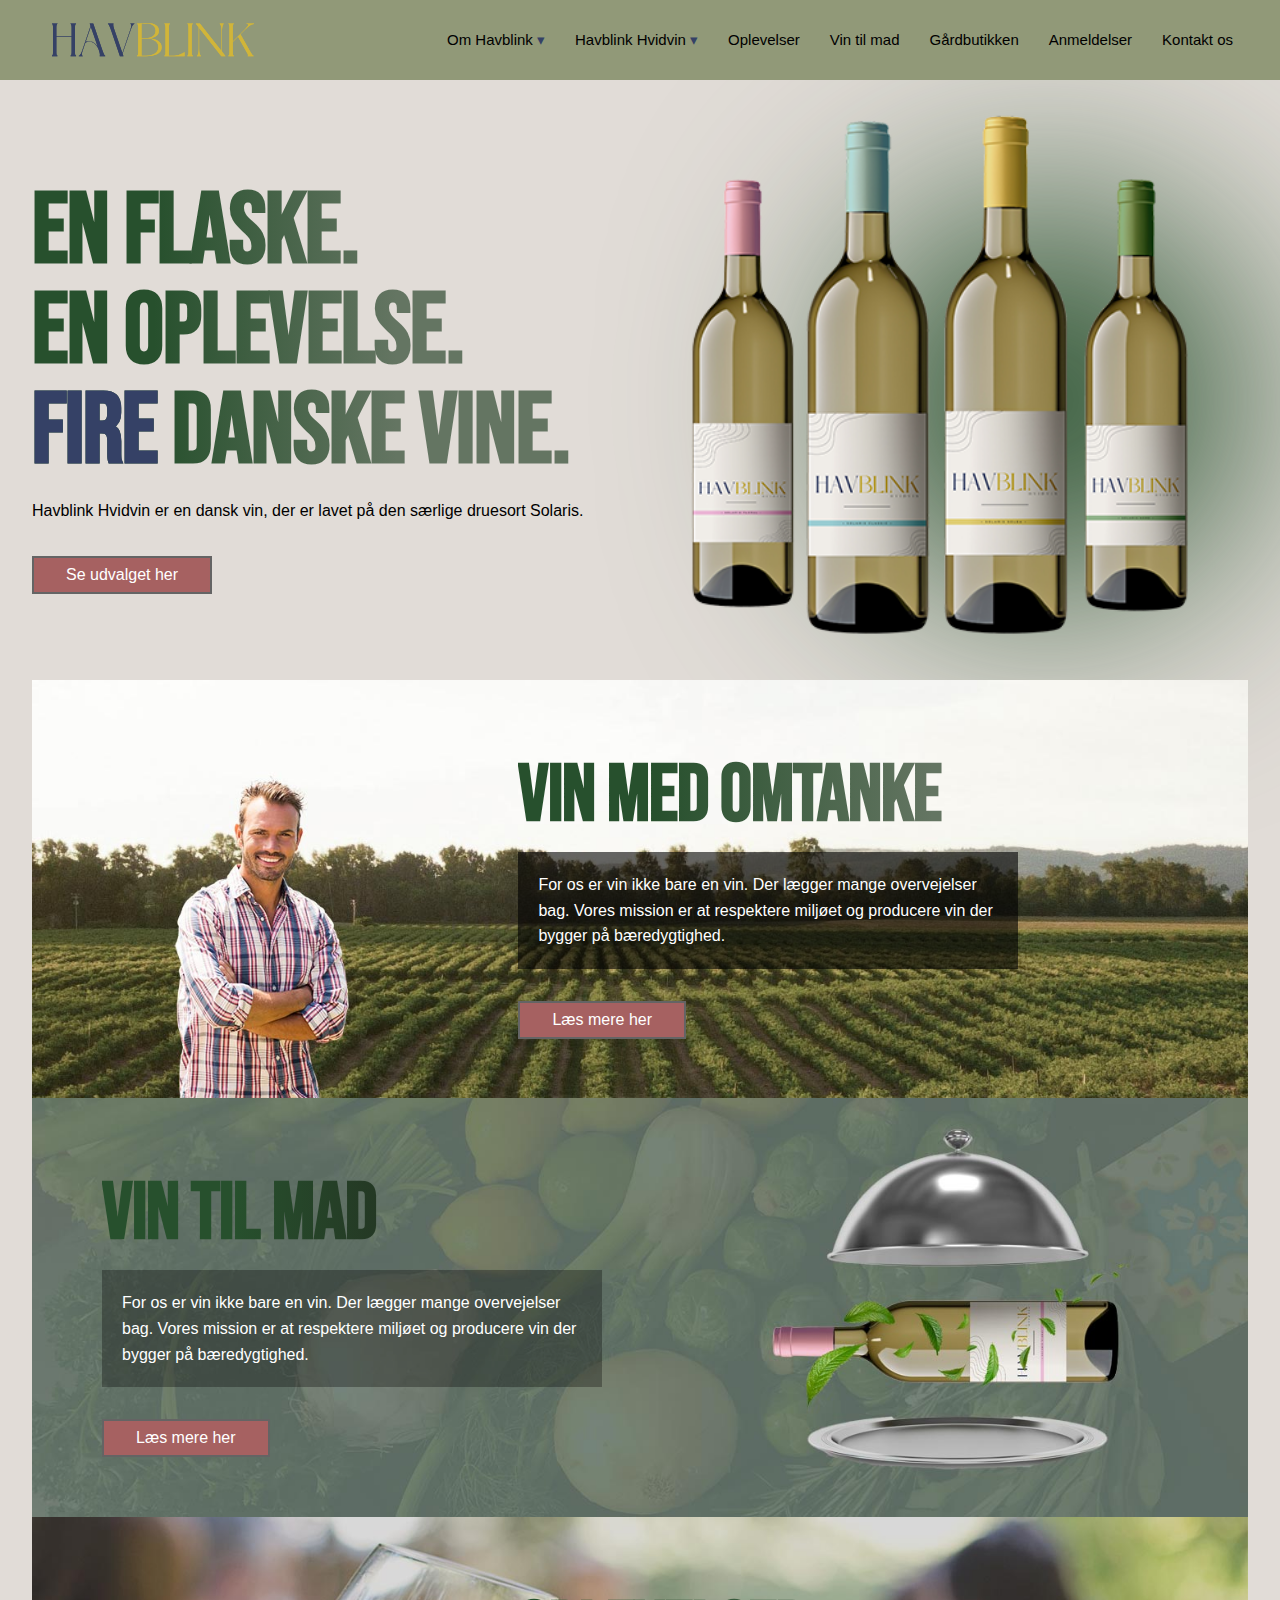
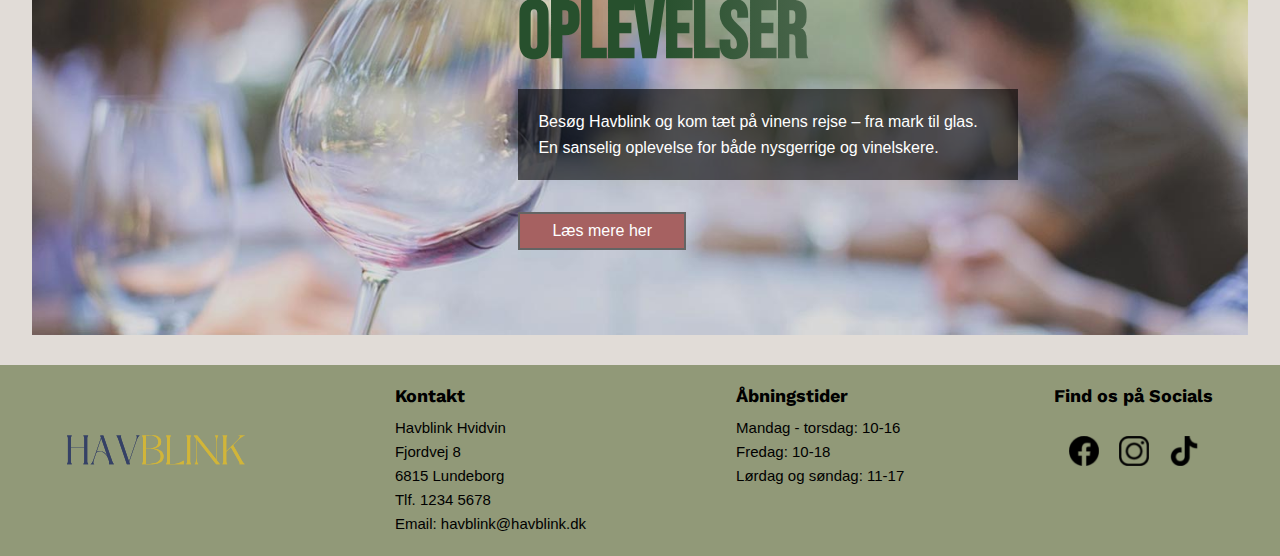
<file: index.html>
<!DOCTYPE html>
<html lang="da">

<head>
  <meta charset="UTF-8">
  <meta http-equiv="X-UA-Compatible" content="IE=edge">
  <meta name="viewport" content="width=device-width, initial-scale=1.0">

  <link href="https://fonts.googleapis.com/css2?family=Playfair+Display&display=swap" rel="stylesheet">
    <link href="https://fonts.googleapis.com/css2?family=Work+Sans:wght@100;200;300;400&display=swap" rel="stylesheet">
    <link href="https://fonts.googleapis.com/css2?family=Bebas+Neue&display=swap" rel="stylesheet">

  <link rel="stylesheet" href="styles.css">

  <title>Havblink_forside</title>
</head>

<body>
    <nav>
        <a href="#"><img src="images/logo_havblink.svg" alt="" id="logo"></a>
        <input type="checkbox" id="toggle-nav">
        <label for="toggle-nav">
            <span id="toggle-nav-btn-open">&#9776;</span>  <!-- hamburger -->
            <span id="toggle-nav-btn-close">&#10005;</span> <!-- kryds -->    
        </label>

        <ul id="nav-links">
            <li><a href="#">Om Havblink <span class="dropdown-icon">&#9662;</span></a>
            <ul class="dropdown">
                <li><a href="#">Vores historie</a></li>
                <li><a href="#">Bæredygtighed og klima</a></li>
                <li><a href="#">Os i pressen</a></li>
            </ul>
            </li>

            <li><a href="#">Havblink Hvidvin <span class="dropdown-icon">&#9662;</span></a>
            <ul class="dropdown">
                <li><a href="#">Vores vine</a></li>
                <li><a href="#">Bliv klog på vin</a></li>
                <li><a href="#">Druen Solaris</a></li>
            </ul>
            </li>
            <li><a href="#">Oplevelser</a></li>
            <li><a href="#">Vin til mad</a></li>
            <li><a href="#">Gårdbutikken</a></li>
            <li><a href="#">Anmeldelser</a></li>
            <li><a href="#">Kontakt os</a></li>
        </ul>

    </nav> 

    <!--Hero section-->

  <div class="container">
    <section class="hero">
    <div class="left">
        <h1>En flaske. <br>
        En oplevelse. <br>
        <span>fire</span> danske vine.
        </h1>
        <p class="sub-heading">
        Havblink Hvidvin er en dansk vin, der er lavet på den særlige druesort Solaris.
        </p>

        <div class="buttons">
            <a href="#" class="btn">Se udvalget her</a>
        </div>
    </div>

        <div class="right">
            <img src="images/vine2.png" alt="">
        </div>

        <div class="bg-color"></div>
    </section>  

  </div>

  <!--Vises kun på mobil-->

  <section class="image-section_mobil">
  <img src="images/herobillede_mobil.jpg" alt="Beskrivelse af billede">
  <div class="overlay-text1">
    <h1>Dansk vin i verdensklasse</h1>

    <img src="images/vine2.png" alt="">

    <div class="buttons_ny">
            <a href="#" class="btn">Se udvalget her</a>
    </div>

  </div>
</section>

<!--Section slut-->

<!--Sections under hero-->

<div class="container1 sektion2">
    <section class="hero1">
    <div class="right1">
        <h1>Vin med omtanke
        </h1>
        <p class="sub-heading1">
        For os er vin ikke bare en vin. Der lægger mange overvejelser bag. Vores mission er at respektere miljøet og producere vin der bygger på bæredygtighed.   
        </p>

        <div class="buttons">
            <a href="#" class="btn">Læs mere her</a>
        </div>
    </div>

    <img src="images/baeredygtighed_4.jpg" alt="">
    </section>  

  </div>   
  
<!--Vises kun på mobil-->

  <section class="image-section_mobil2">
  <img src="images/2_mobil.jpg" alt="Beskrivelse af billede">
  <div class="overlay-text2">
    <h1>Bæredygtighed og klima</h1>

    <div class="buttons_ny">
            <a href="#" class="btn">Læs om vores rejse</a>
    </div>

  </div>
    </section>

<!--Section slut-->
  

  <div class="container1 sektion2">
    <section class="hero1">
    <div class="right2">
        <h1>Vin til mad
        </h1>
        <p class="sub-heading1">
        For os er vin ikke bare en vin. Der lægger mange overvejelser bag. Vores mission er at respektere miljøet og producere vin der bygger på bæredygtighed.   
        </p>

        <div class="buttons">
            <a href="#" class="btn">Læs mere her</a>
        </div>
    </div>

    <img src="images/vintilmad_4.jpg" alt="">
    </section>  

  </div>   
  
  <!--Vises kun på mobil-->

  <section class="image-section_mobil2">
  <img src="images/3_mobil.jpg" alt="Beskrivelse af billede">
  <div class="overlay-text2">
    <h1>Vin til mad</h1>

    <div class="buttons_ny">
            <a href="#" class="btn">Find opskrifter her</a>
    </div>

  </div>
    </section>

<!--Section slut-->
  


  <div class="container1 sektion2">
    <section class="hero1">
    <div class="right1">
        <h1>Oplevelser
        </h1>
        <p class="sub-heading1">
        Besøg Havblink og kom tæt på vinens rejse – fra mark til glas.  En sanselig oplevelse for både nysgerrige og vinelskere.
        </p>

        <div class="buttons">
            <a href="#" class="btn">Læs mere her</a>
        </div>
    </div>

    <img src="images/oplevelser_forside.jpg" alt="">
    </section>  

  </div> 

    <!--Vises kun på mobil-->

  <section class="image-section_mobil2">
  <img src="images/4_mobil.jpg" alt="Beskrivelse af billede">
  <div class="overlay-text2">
    <h1>Oplevelser</h1>

    <div class="buttons_ny">
            <a href="#" class="btn">Find dem her</a>
    </div>

  </div>
    </section>

    <!--Section slut-->

     <!-- Footer -->
    <footer class="footer">
      <div class="footer-kolonner">
        <div class="footer-logo">
          <img src="images/logo_havblink.svg" alt="logo">
        </div>

        <div class="footer-kolonne">
          <h3>Kontakt</h3>
          <p>Havblink Hvidvin<br>Fjordvej 8<br>6815 Lundeborg</p>
          <p>Tlf. 1234 5678<br>Email: havblink@havblink.dk
          </p>
        </div>

        <div class="footer-kolonne">
          <h3>Åbningstider</h3>
          <p>Mandag - torsdag: 10-16<br>Fredag: 10-18<br>Lørdag og søndag: 11-17
          </p>
        </div>

        <div class="footer-kolonne">
          <h3>Find os på Socials</h3>
          <div class="social-icons">
              <img src="images/facebooklogo.png" alt="facebook">
              <img src="images/instagramlogo.png" alt="instagram">
              <img src="images/tiktoklogo.png" alt="tiktok">
            </div>
        </div>
      </div>
</footer>
    
</body>
</html>
</file>
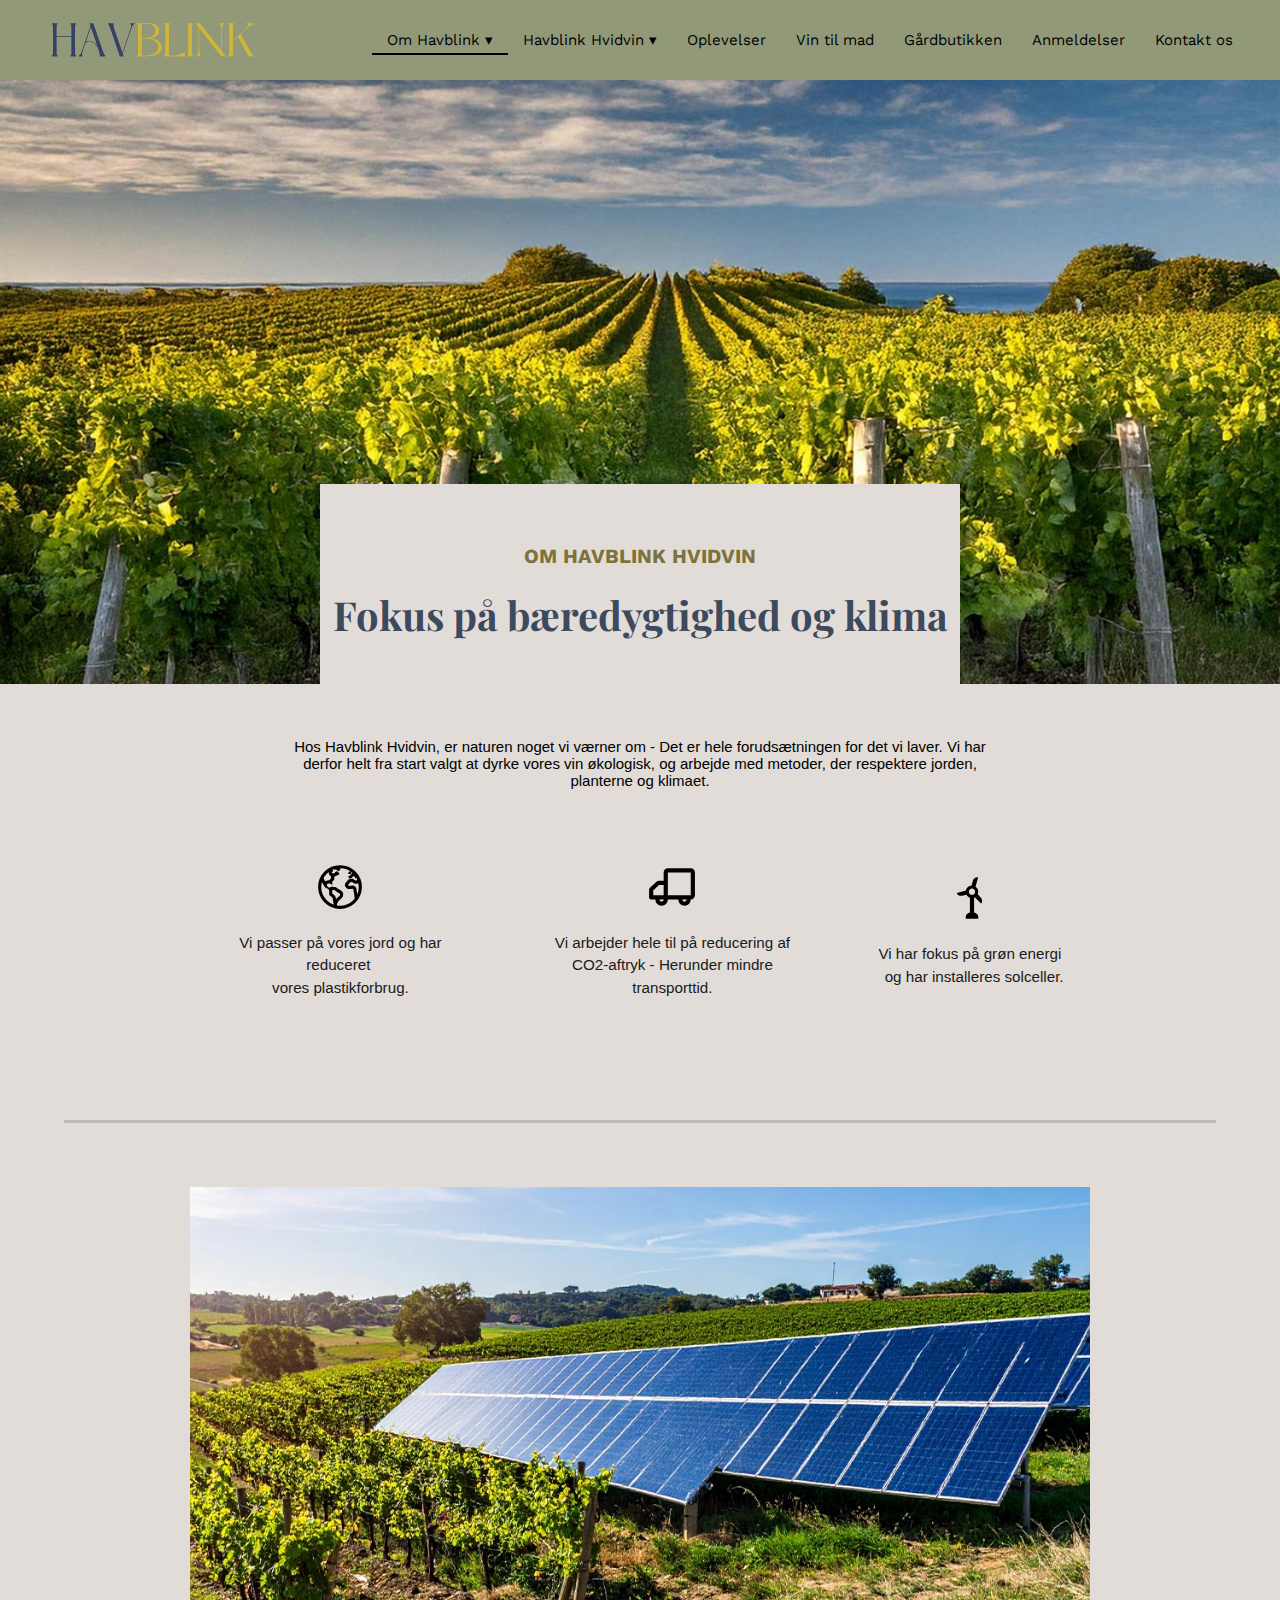
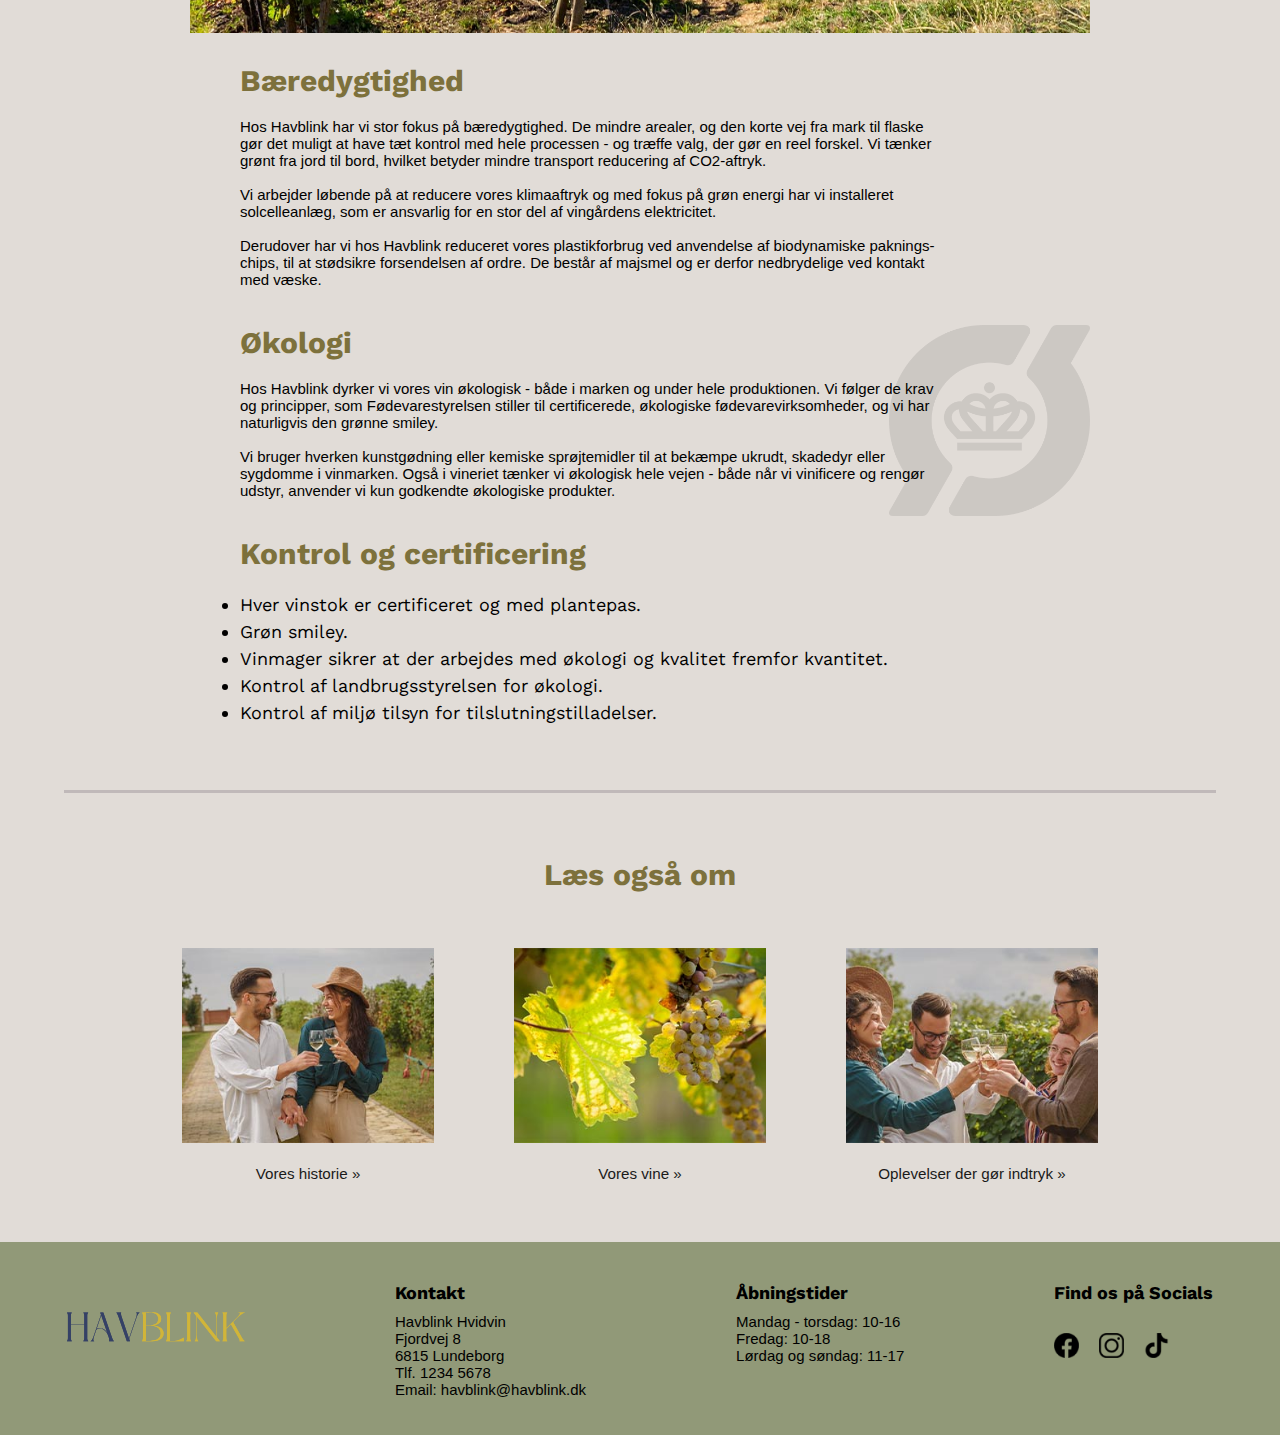
<file: baeredygtighed_klima.html>
<!DOCTYPE html>
<html lang="en">
<head>
    <meta charset="UTF-8">
    <meta name="viewport" content="width=device-width, initial-scale=1.0">
    <title>Test - Havblink</title>
    <link rel="stylesheet" href="omhavblink.css">

    <link href="https://fonts.googleapis.com/css2?family=Playfair+Display&display=swap" rel="stylesheet">
    <link href="https://fonts.googleapis.com/css2?family=Work+Sans:wght@100;200;300;400&display=swap" rel="stylesheet">
</head>
<body>
    <nav>
        <a href="#"><img src="images/logo_havblink.svg" alt="" id="logo"></a>
        <input type="checkbox" id="toggle-nav">
        <label for="toggle-nav">
            <span id="toggle-nav-btn-open">&#9776;</span>  <!-- hamburger -->
            <span id="toggle-nav-btn-close">&#10005;</span> <!-- kryds -->    
        </label>

        <ul id="nav-links">
            <li><a href="#" class="active">Om Havblink <span class="dropdown-icon">&#9662;</span></a>
            <ul class="dropdown">
                <li><a href="#">Vores historie</a></li>
                <li><a href="#">Bæredygtighed og klima</a></li>
                <li><a href="#">Os i pressen</a></li>
            </ul>
            </li>

            <li><a href="#">Havblink Hvidvin <span class="dropdown-icon">&#9662;</span></a>
            <ul class="dropdown">
                <li><a href="#">Vores vine</a></li>
                <li><a href="#">Bliv klog på vin</a></li>
                <li><a href="#">Druen Solaris</a></li>
            </ul>
            </li>
            <li><a href="#">Oplevelser</a></li>
            <li><a href="#">Vin til mad</a></li>
            <li><a href="#">Gårdbutikken</a></li>
            <li><a href="#">Anmeldelser</a></li>
            <li><a href="#">Kontakt os</a></li>
        </ul>

    </nav> 

  <!-- Hero sektion -->

      <section class="welcome">
        <div class="hero">
          <img src="images/baggrund_omhavblink.jpg" alt="herobillede af vinmark">
          <div class="overlay-image-center">
            <h5>OM HAVBLINK HVIDVIN</h5>
            <h2>Fokus på bæredygtighed og klima</h2>
          </div>
        </div>
      </section>

      <section wrapper>
        <div class="info-top">
            <p>Hos Havblink Hvidvin, er naturen noget vi værner om - Det er hele forudsætningen for det vi laver. Vi har derfor helt fra start valgt at dyrke vores vin økologisk, og arbejde med metoder, der respektere jorden, planterne og klimaet.
            </p>
        </div>

        <div class="info-cards">
            <div class="card">
            <img src="images/jorden.svg" alt="" class="ikoner">
            <p>Vi passer på vores jord og har reduceret <br>vores plastikforbrug.</p>
            </div>

            <div class="card">
            <img src="images/transport.svg" alt="" class="ikoner">
            <p>Vi arbejder hele til på reducering af CO2-aftryk - Herunder mindre transporttid.</p>
            </div>

            <div class="card">
            <img src="images/energy.svg" alt="" class="ikoner">
            <p>Vi har fokus på grøn energi <br> og har installeres solceller.</p>
            </div>
        </div>
      </section>

      <hr class="section-divider">

      <article class="vinartikel">
        <img src="images/baeredygtighed_2.jpg" alt="Havblink vinflaske">
        <h3>Bæredygtighed</h3>
        <p>Hos Havblink har vi stor fokus på bæredygtighed. De mindre arealer, og den korte vej fra mark til flaske gør det muligt at have tæt kontrol med hele processen - og træffe valg, der gør en reel forskel. Vi tænker grønt fra jord til bord, hvilket betyder mindre transport reducering af CO2-aftryk. 
            <br>Vi arbejder løbende på at reducere vores klimaaftryk og med fokus på grøn energi har vi installeret solcelleanlæg, som er ansvarlig for en stor del af vingårdens elektricitet. 
            <br>Derudover har vi hos Havblink reduceret vores plastikforbrug ved anvendelse af biodynamiske paknings-chips, til at stødsikre forsendelsen af ordre. De består af majsmel og er derfor nedbrydelige ved kontakt med væske. 
        </p>    
        <div class="oekologi">
            <div class="tekst-overlay"></div>
            <h3>Økologi</h3>
            <p>Hos Havblink dyrker vi vores vin økologisk - både i marken og under hele produktionen. Vi følger de krav og principper, som Fødevarestyrelsen stiller til certificerede, økologiske fødevarevirksomheder, og vi har naturligvis den grønne smiley. 
            <br>Vi bruger hverken kunstgødning eller kemiske sprøjtemidler til at bekæmpe ukrudt, skadedyr eller sygdomme i vinmarken. Også i vineriet tænker vi økologisk hele vejen - både når vi vinificere og rengør udstyr, anvender vi kun godkendte økologiske produkter.
            </p>
            </div>
        </div>

        <h3>Kontrol og certificering</h3>
        <ul>
            <li>Hver vinstok er certificeret og med plantepas.</li>
            <li>Grøn smiley.</li>
            <li>Vinmager sikrer at der arbejdes med økologi og kvalitet fremfor kvantitet.</li>
            <li>Kontrol af landbrugsstyrelsen for økologi.</li>
            <li>Kontrol af miljø tilsyn for tilslutningstilladelser.</li>
        </ul>
    </article>

    <hr class="section-divider">

           <section>
        <div class="info-top laes_mere">
            <h3>
            Læs også om
            </h3>
        </div>

        <div class="info-cards">
            <div class="card hover">
            <img src="images/voreshistorie_laesom.jpg" alt="" class="løfte">
            <p>Vores historie &raquo;</p>
            </div>

            <div class="card hover">
            <img src="images/voresvine_laesom.jpg" alt="" class="løfte">
            <p>Vores vine &raquo;</p>
            </div>

            <div class="card hover">
            <img src="images/oplevelser_laesom.jpg" alt="" class="løfte">
            <p>Oplevelser der gør indtryk &raquo;</p>
            </div>
        </div>
      </section>

      <!-- Footer -->
    <footer class="footer">
      <div class="footer-kolonner">
        <div class="footer-logo">
          <img src="images/logo_havblink.svg" alt="logo">
        </div>

        <div class="footer-kolonne">
          <h3>Kontakt</h3>
          <p>Havblink Hvidvin<br>Fjordvej 8<br>6815 Lundeborg</p>
          <p>Tlf. 1234 5678<br>Email: havblink@havblink.dk
          </p>
        </div>

        <div class="footer-kolonne">
          <h3>Åbningstider</h3>
          <p>Mandag - torsdag: 10-16<br>Fredag: 10-18<br>Lørdag og søndag: 11-17
          </p>
        </div>

        <div class="footer-kolonne">
          <h3>Find os på Socials</h3>
          <div class="social-icons">
            <div class="social-icons">
              <img src="images/facebooklogo.png" alt="facebook">
              <img src="images/instagramlogo.png" alt="instagram">
              <img src="images/tiktoklogo.png" alt="tiktok">
            </div>
        </div>
      </div>
    </div>  
    </footer>
</file>
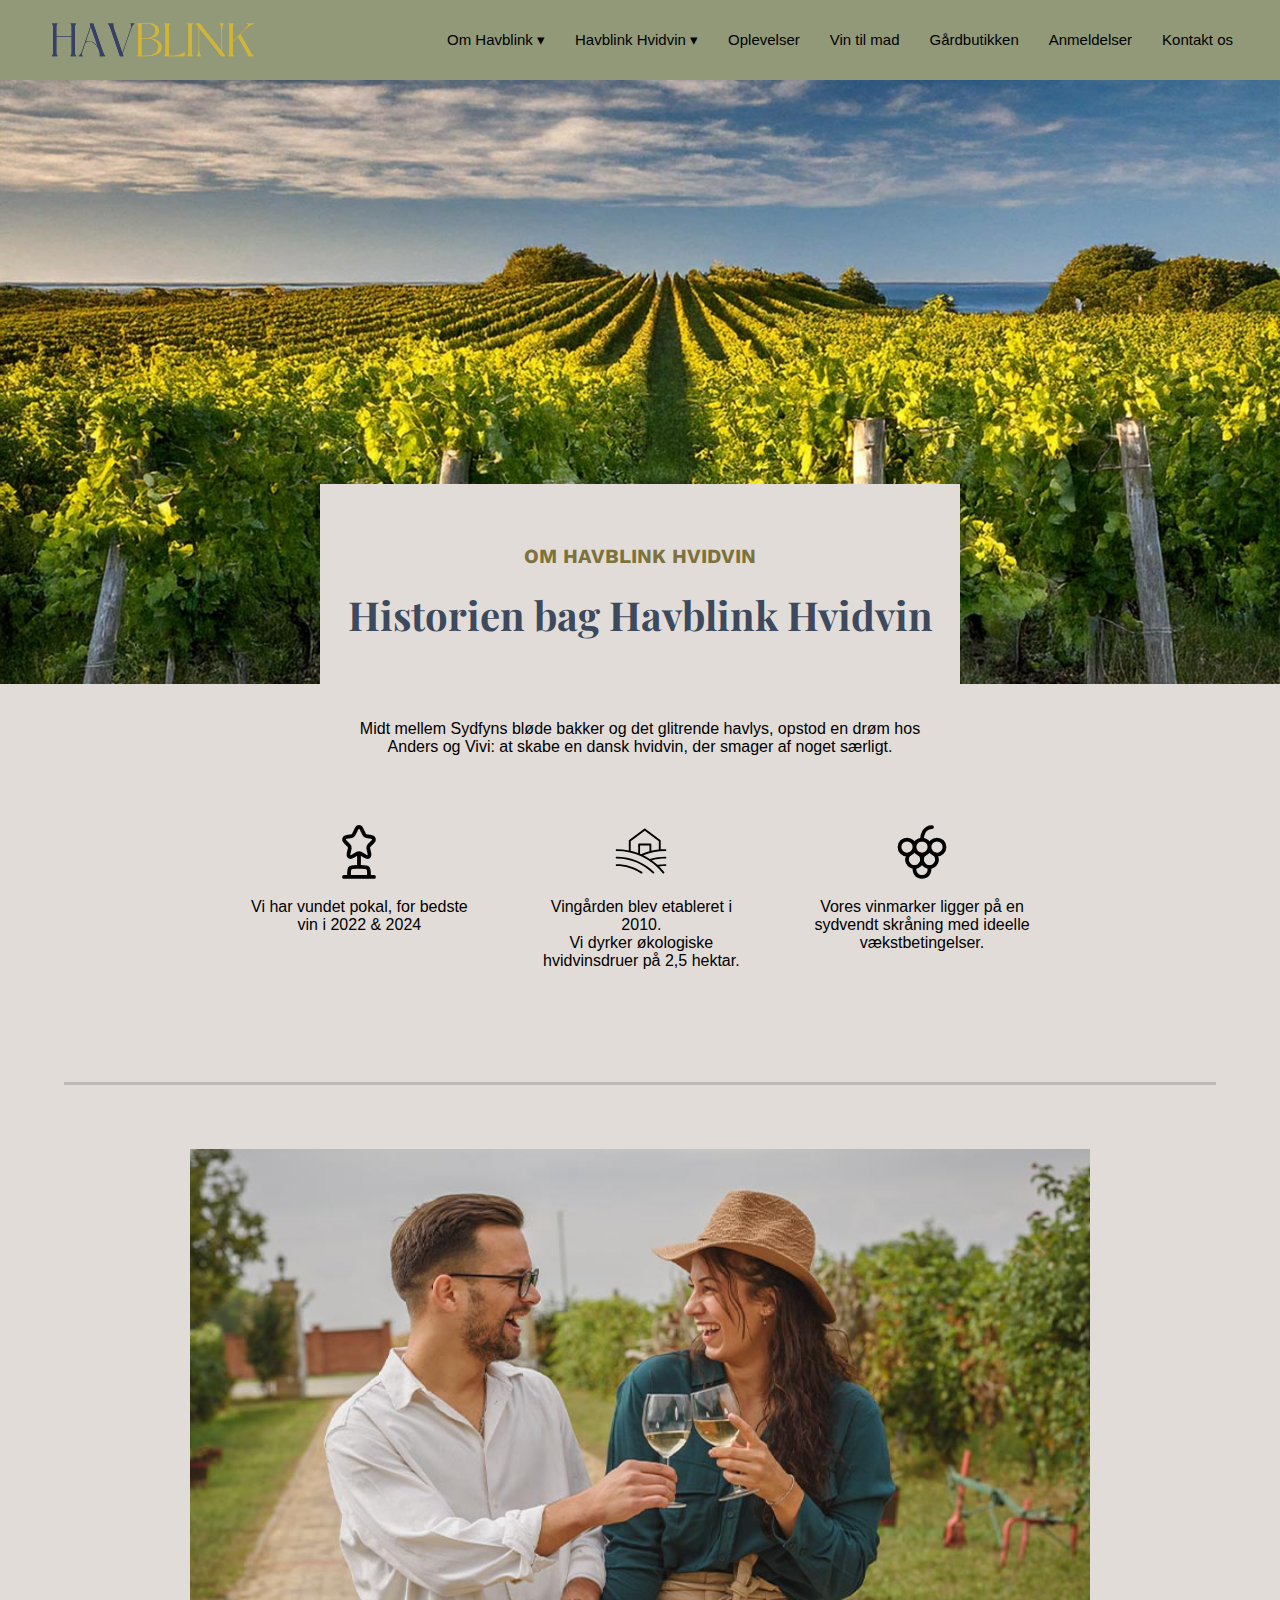
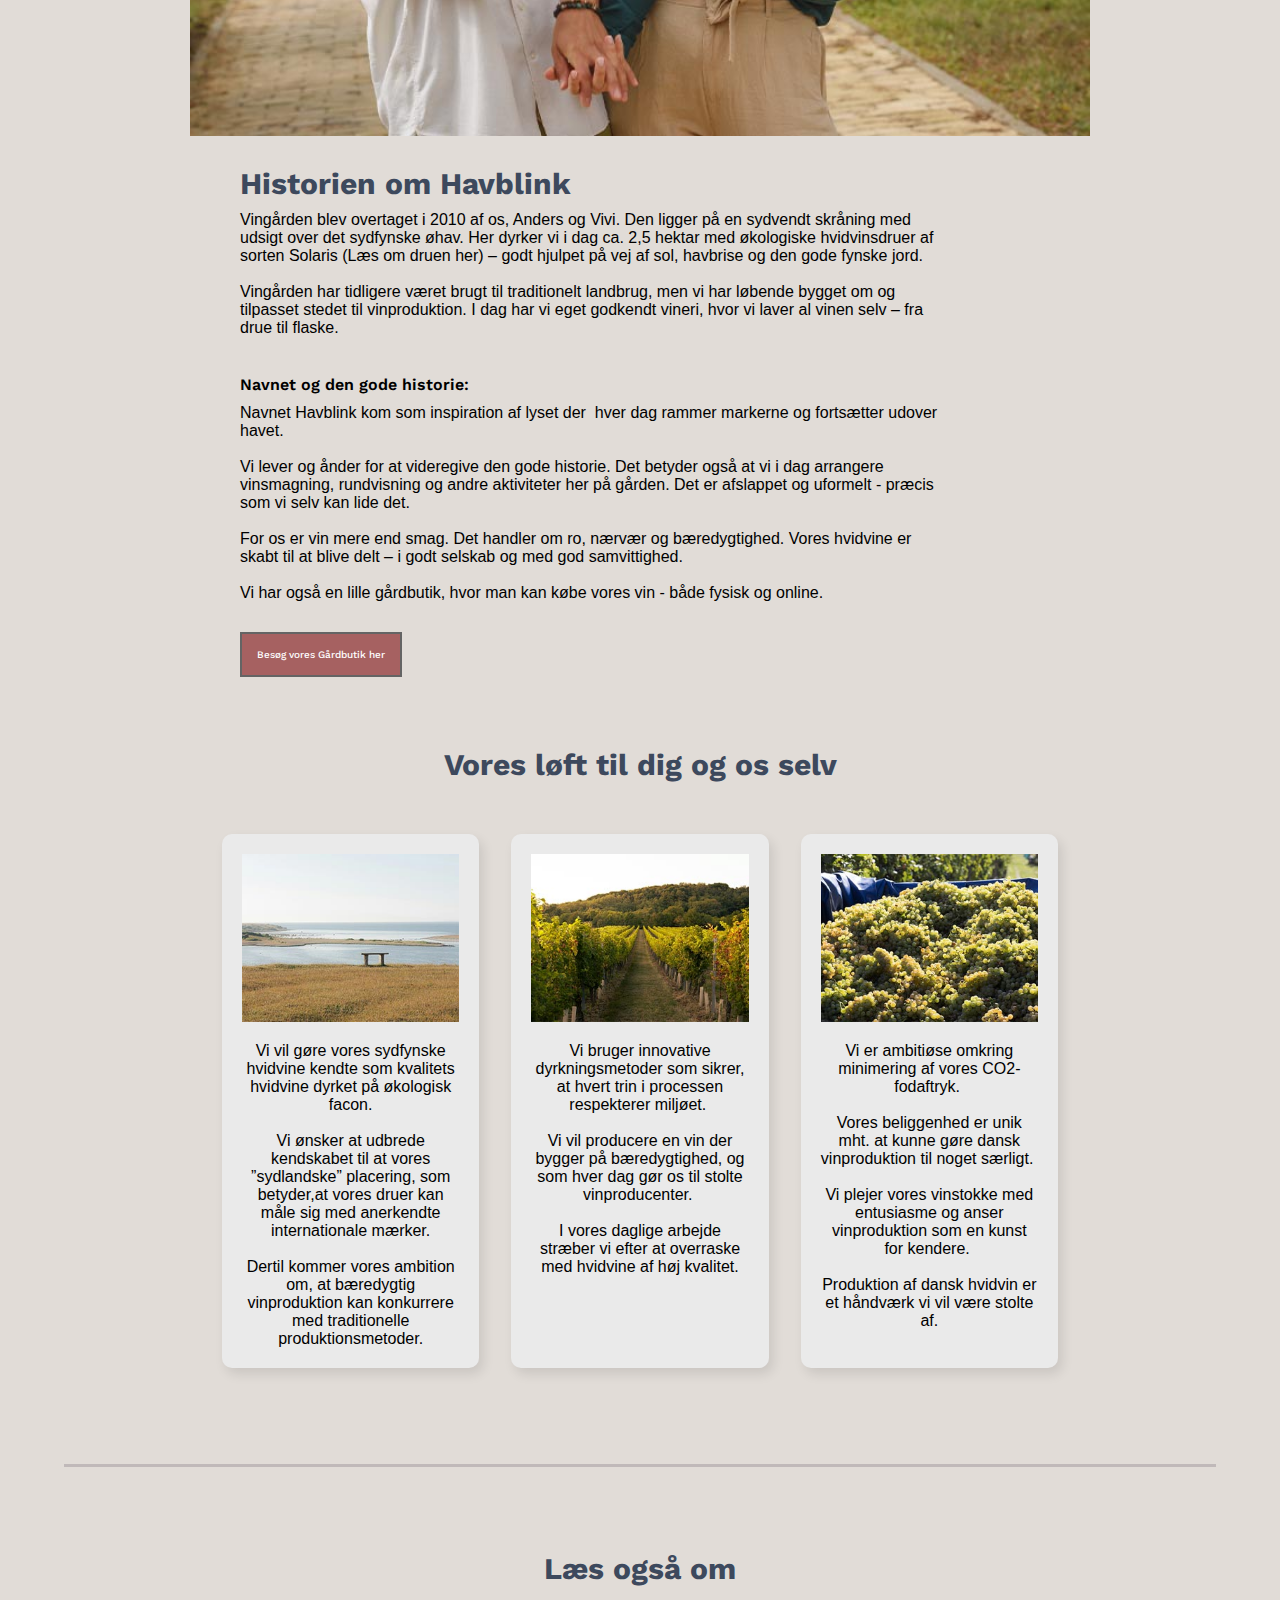
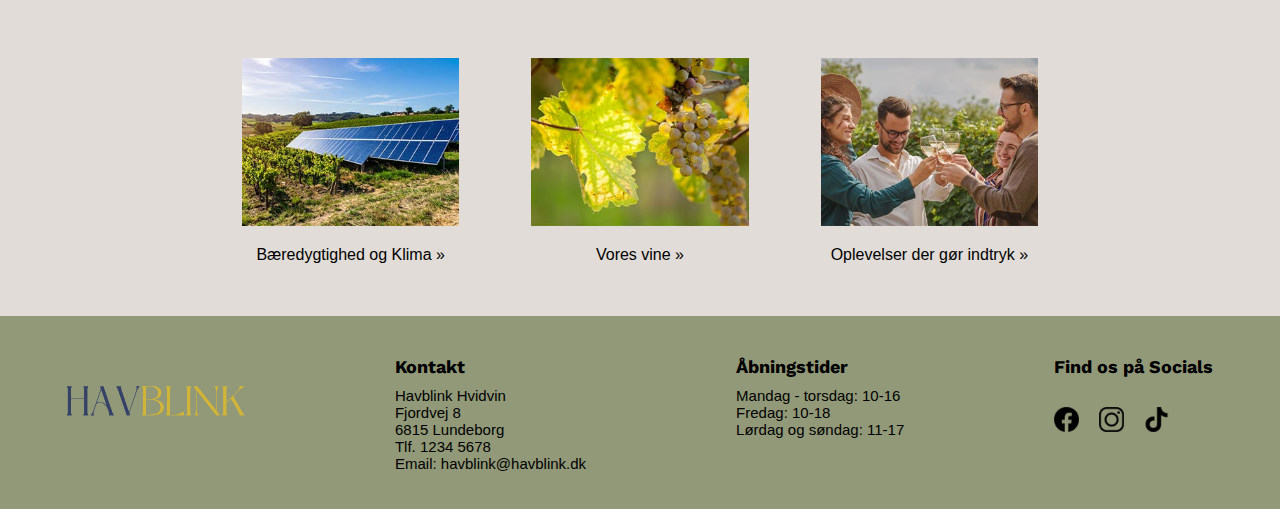
<file: havblink_historie.html>
<!DOCTYPE html>
<html lang="da">

<head>
  <meta charset="UTF-8">
  <meta http-equiv="X-UA-Compatible" content="IE=edge">
  <meta name="viewport" content="width=device-width, initial-scale=1.0">

  <link href="https://fonts.googleapis.com/css2?family=Playfair+Display&display=swap" rel="stylesheet">
    <link href="https://fonts.googleapis.com/css2?family=Work+Sans:wght@100;200;300;400&display=swap" rel="stylesheet">
    <link href="https://fonts.googleapis.com/css2?family=Bebas+Neue&display=swap" rel="stylesheet">

  <link rel="stylesheet" href="havblink_historie.css">

  <title>Havblink_forside</title>
</head>

<body>
    <nav>
        <a href="#"><img src="images/logo_havblink.svg" alt="" id="logo"></a>
        <input type="checkbox" id="toggle-nav">
        <label for="toggle-nav">
            <span id="toggle-nav-btn-open">&#9776;</span>  <!-- hamburger -->
            <span id="toggle-nav-btn-close">&#10005;</span> <!-- kryds -->    
        </label>

        <ul id="nav-links">
            <li><a href="#">Om Havblink <span class="dropdown-icon">&#9662;</span></a>
            <ul class="dropdown">
                <li><a href="#">Vores historie</a></li>
                <li><a href="#">Bæredygtighed og klima</a></li>
                <li><a href="#">Os i pressen</a></li>
            </ul>
            </li>

            <li><a href="#">Havblink Hvidvin <span class="dropdown-icon">&#9662;</span></a>
            <ul class="dropdown">
                <li><a href="#">Vores vine</a></li>
                <li><a href="#">Bliv klog på vin</a></li>
                <li><a href="#">Druen Solaris</a></li>
            </ul>
            </li>
            <li><a href="#">Oplevelser</a></li>
            <li><a href="#">Vin til mad</a></li>
            <li><a href="#">Gårdbutikken</a></li>
            <li><a href="#">Anmeldelser</a></li>
            <li><a href="#">Kontakt os</a></li>
        </ul>

    </nav> 

  <!-- Hero sektion -->

      <section class="welcome">
        <div class="hero">
          <img src="images/baggrund_omhavblink.jpg" alt="herobillede af vinmark">
          <div class="overlay-image-center">
            <h5>OM HAVBLINK HVIDVIN</h5>
            <h2>Historien bag Havblink Hvidvin</h2>
          </div>
        </div>
      </section>

      <!-- Intro til siden -->

      <section class="wrapper">
        <div class="info-top">
            <p>Midt mellem Sydfyns bløde bakker og det glitrende havlys, opstod en drøm hos Anders og Vivi: at skabe en dansk hvidvin, der smager af noget særligt.
            </p>
        </div>

        <div class="info-cards">
            <div class="card">
            <img src="images/pokal.svg" alt="" class="ikoner">
            <p>Vi har vundet pokal, for bedste vin i 2022 & 2024</p>
            </div>

            <div class="card">
            <img src="images/vingaard.svg" alt="" class="ikoner">
            <p>Vingården blev etableret i 2010.<br>Vi dyrker økologiske<br>hvidvinsdruer på 2,5 hektar.</p>
            </div>

            <div class="card">
            <img src="images/druer.svg" alt="" class="ikoner">
            <p>Vores vinmarker ligger på en<br>sydvendt skråning med ideelle<br>vækstbetingelser.</p>
            </div>
        </div>

      </section>

      <hr class="section-divider">

      <!-- Historien om Havblink -->

      <article class="vinartikel">
        <img src="images/omhavblink_2.jpg" alt="Havblink vinflaske">
        <h3>Historien om Havblink</h3>
        <p>Vingården blev overtaget i 2010 af os, Anders og Vivi. Den ligger på en sydvendt skråning med udsigt over det sydfynske øhav. Her dyrker vi i dag ca. 2,5 hektar med økologiske hvidvinsdruer af sorten Solaris (Læs om druen her) – godt hjulpet på vej af sol, havbrise og den gode fynske jord. 
            <br>Vingården har tidligere været brugt til traditionelt landbrug, men vi har løbende bygget om og tilpasset stedet til vinproduktion. I dag har vi eget godkendt vineri, hvor vi laver al vinen selv – fra drue til flaske.
        </p>    

        <h4>Navnet og den gode historie:</h4>
        <p>Navnet Havblink kom som inspiration af lyset der  hver dag rammer markerne og fortsætter udover havet. 
            <br>Vi lever og ånder for at videregive den gode historie. Det betyder også at vi i dag arrangere vinsmagning, rundvisning og andre aktiviteter her på gården. Det er afslappet og uformelt - præcis som vi selv kan lide det. 
            <br>For os er vin mere end smag. Det handler om ro, nærvær og bæredygtighed. Vores hvidvine er skabt til at blive delt – i godt selskab og med god samvittighed. 
            <br>Vi har også en lille gårdbutik, hvor man kan købe vores vin - både fysisk og online. </p>
        <a href="#" class="btn">Besøg vores Gårdbutik her</a>
        </article>

     <section class="wrapper-ny">
        <div class="info-top-ny">
            <h3>
            Vores løft til dig og os selv
            </h3>
        </div>

        <div class="loefte">
            <div class="card-special">
            <img src="images/løfte1.jpg" alt="" class="løfte">
            <p>Vi vil gøre vores sydfynske hvidvine kendte som kvalitets hvidvine dyrket på økologisk facon.
            <br>Vi ønsker at udbrede kendskabet til at vores ”sydlandske” placering, som betyder,at vores druer kan måle sig med anerkendte internationale mærker.
            <br>Dertil kommer vores ambition om, at bæredygtig vinproduktion kan konkurrere med traditionelle produktionsmetoder.</p>
            </div>

            <div class="card-special">
            <img src="images/løfte2.jpg" alt="" class="løfte">
            <p>Vi bruger innovative dyrkningsmetoder som sikrer, at hvert trin i processen respekterer miljøet. 
                <br>Vi vil producere en vin der bygger på bæredygtighed, og som hver dag gør os til stolte vinproducenter. 
                <br>I vores daglige arbejde stræber vi efter at overraske med hvidvine af høj kvalitet.</p>
            </div>

            <div class="card-special">
            <img src="images/løfte3.jpg" alt="" class="løfte">
            <p>Vi er ambitiøse omkring minimering af vores CO2-fodaftryk. 
                <br>Vores beliggenhed er unik mht. at kunne gøre dansk vinproduktion til noget særligt. 
                <br>Vi plejer vores vinstokke med entusiasme og anser vinproduktion som en kunst for kendere. 
                <br>Produktion af dansk hvidvin er et håndværk vi vil være stolte af.</p>
            </div>
        </div>
      </section>

      <hr class="section-divider">

      <section class="wrapper-ny">
        <div class="info-top-ny">
            <h3>
            Læs også om
            </h3>
        </div>

        <div class="loefte">
            <div class="card-special laesom">
            <img src="images/bæredygtighed_klima_laesom.jpg" alt="" class="løfte">
            <p>Bæredygtighed og Klima &raquo;</p>
            </div>

            <div class="card-special laesom">
            <img src="images/voresvine_laesom.jpg" alt="" class="løfte">
             <p>Vores vine &raquo;</p>
            </div>

            <div class="card-special laesom">
            <img src="images/oplevelser_laesom.jpg" alt="" class="løfte">
            <p>Oplevelser der gør indtryk &raquo;</p>
        </div>
      </section>


      <!-- Footer -->
    <footer class="footer">
      <div class="footer-kolonner">
        <div class="footer-logo">
          <img src="images/logo_havblink.svg" alt="logo">
        </div>

        <div class="footer-kolonne">
          <h3>Kontakt</h3>
          <p>Havblink Hvidvin<br>Fjordvej 8<br>6815 Lundeborg</p>
          <p>Tlf. 1234 5678<br>Email: havblink@havblink.dk
          </p>
        </div>

        <div class="footer-kolonne">
          <h3>Åbningstider</h3>
          <p>Mandag - torsdag: 10-16<br>Fredag: 10-18<br>Lørdag og søndag: 11-17
          </p>
        </div>

        <div class="footer-kolonne">
          <h3>Find os på Socials</h3>
          <div class="social-icons">
            <div class="social-icons">
              <img src="images/facebooklogo.png" alt="facebook">
              <img src="images/instagramlogo.png" alt="instagram">
              <img src="images/tiktoklogo.png" alt="tiktok">
            </div>
        </div>
      </div>
    </div>  
    </footer>



    
</body>
</html>
</file>
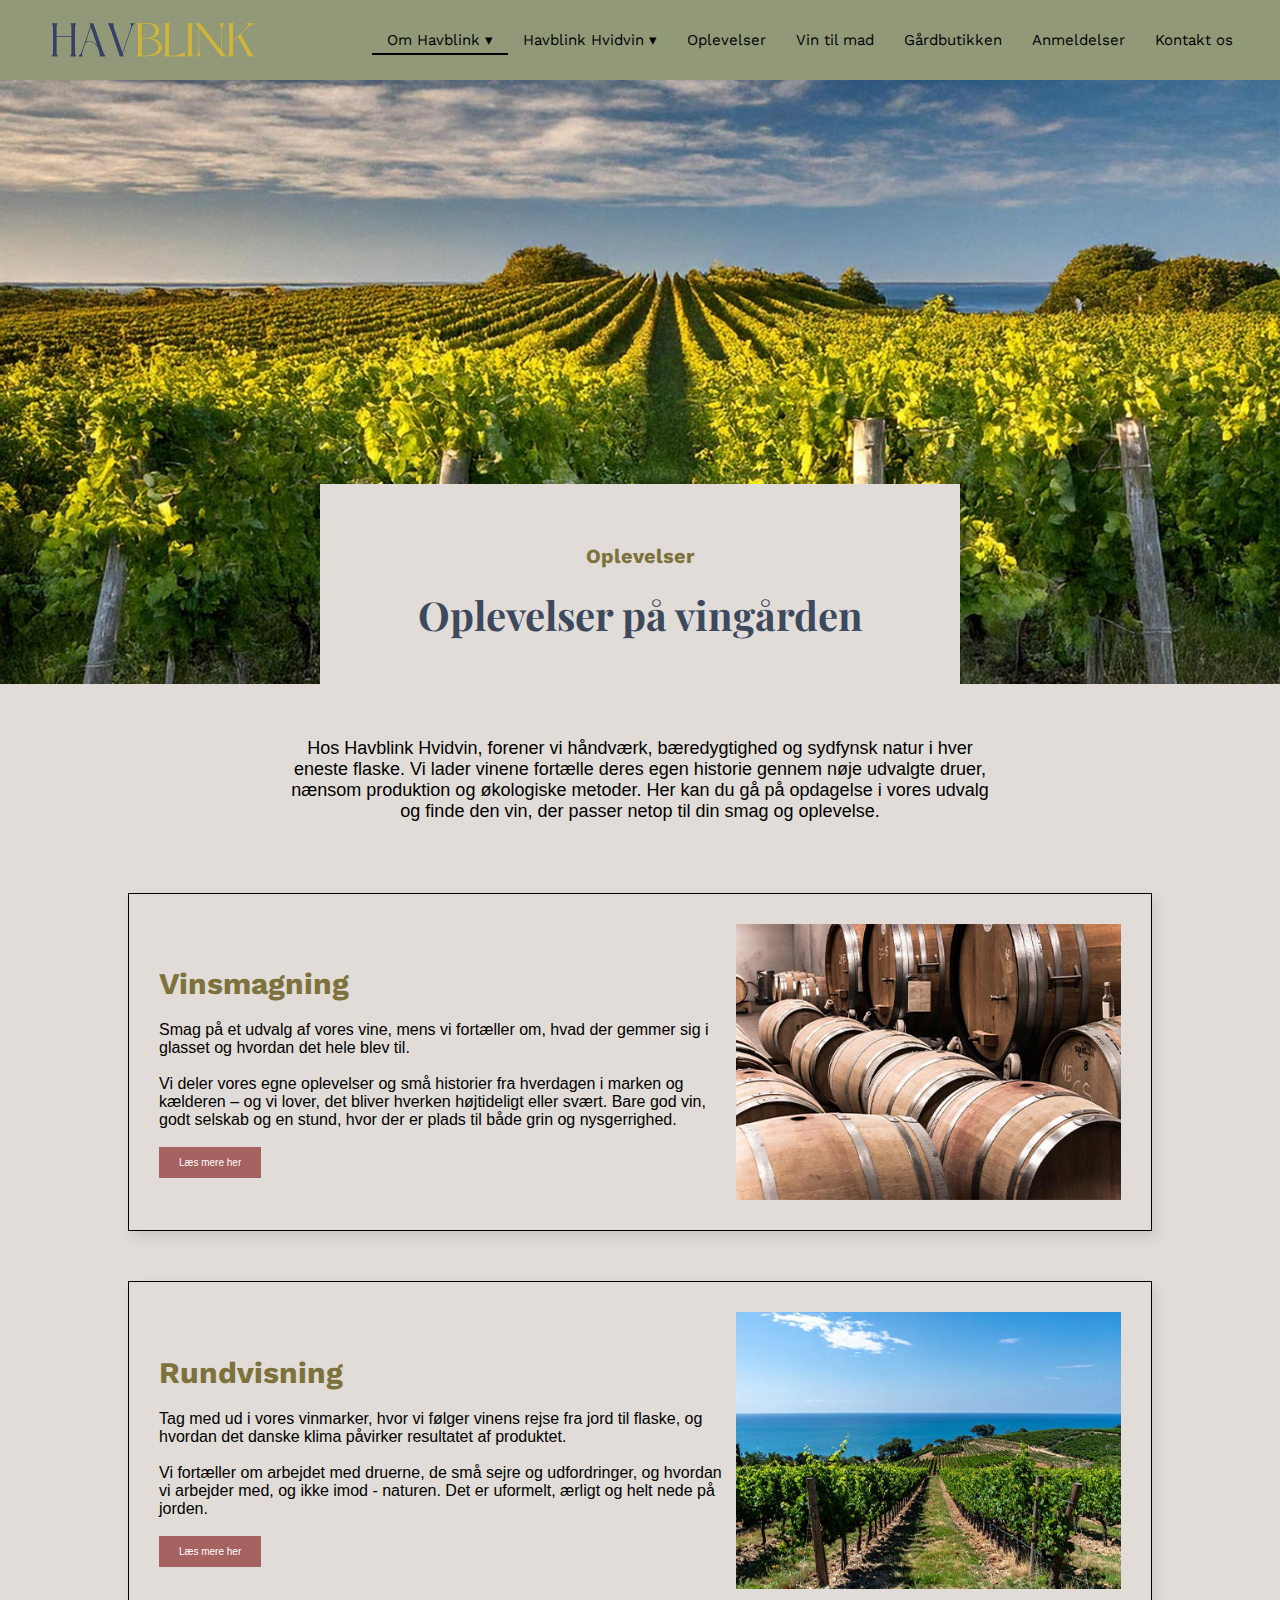
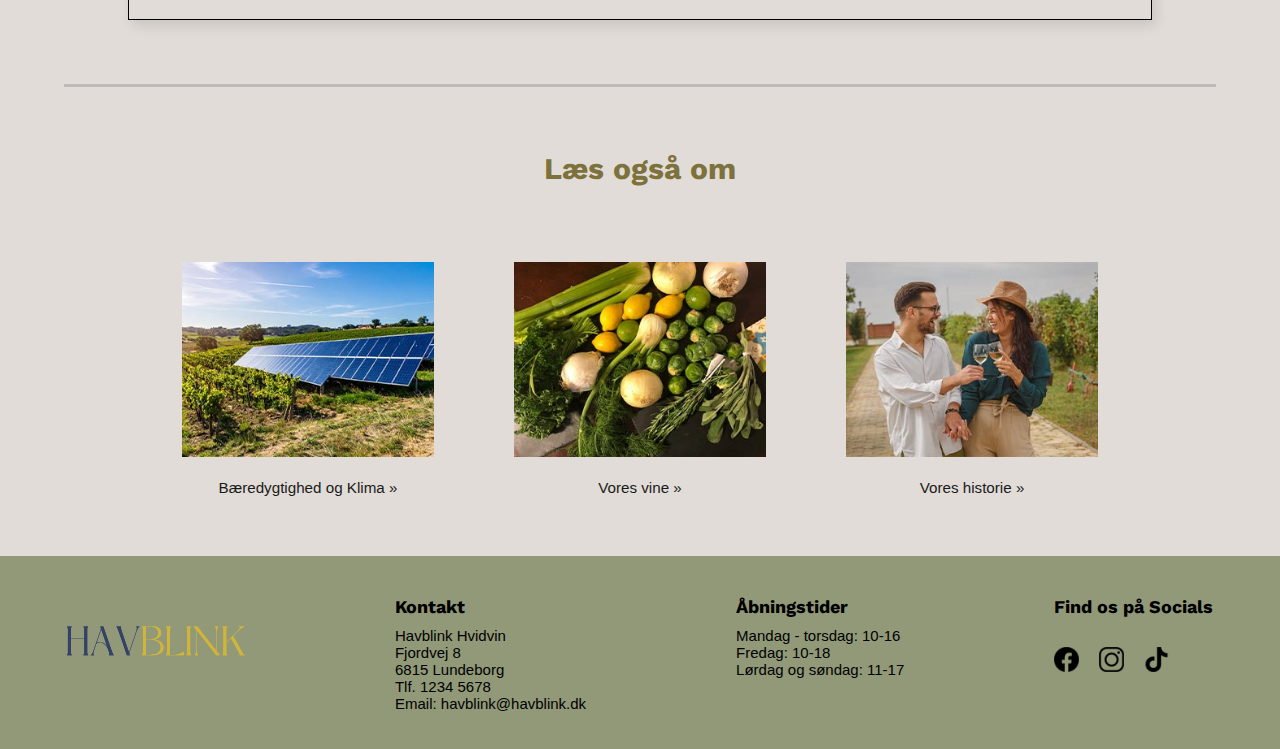
<file: Oplevelservingården.html>
<!DOCTYPE html>
<html lang="en">
<head>
    <meta charset="UTF-8">
    <meta name="viewport" content="width=device-width, initial-scale=1.0">
    <title>Test - Havblink</title>
    <link rel="stylesheet" href="omhavblink.css">

    <link href="https://fonts.googleapis.com/css2?family=Playfair+Display&display=swap" rel="stylesheet">
    <link href="https://fonts.googleapis.com/css2?family=Work+Sans:wght@100;200;300;400&display=swap" rel="stylesheet">
</head>
<body>
    <nav>
        <a href="#"><img src="images/logo_havblink.svg" alt="" id="logo"></a>
        <input type="checkbox" id="toggle-nav">
        <label for="toggle-nav">
            <span id="toggle-nav-btn-open">&#9776;</span>  <!-- hamburger -->
            <span id="toggle-nav-btn-close">&#10005;</span> <!-- kryds -->    
        </label>

        <ul id="nav-links">
            <li><a href="#" class="active">Om Havblink <span class="dropdown-icon">&#9662;</span></a>
            <ul class="dropdown">
                <li><a href="#">Vores historie</a></li>
                <li><a href="#">Bæredygtighed og klima</a></li>
                <li><a href="#">Os i pressen</a></li>
            </ul>
            </li>

            <li><a href="#">Havblink Hvidvin <span class="dropdown-icon">&#9662;</span></a>
            <ul class="dropdown">
                <li><a href="#">Vores vine</a></li>
                <li><a href="#">Bliv klog på vin</a></li>
                <li><a href="#">Druen Solaris</a></li>
            </ul>
            </li>
            <li><a href="#">Oplevelser</a></li>
            <li><a href="#">Vin til mad</a></li>
            <li><a href="#">Gårdbutikken</a></li>
            <li><a href="#">Anmeldelser</a></li>
            <li><a href="#">Kontakt os</a></li>
        </ul>

    </nav> 

  <!-- Hero sektion -->

      <section class="welcome">
        <div class="hero">
          <img src="images/baggrund_omhavblink.jpg" alt="herobillede af vinmark">
          <div class="overlay-image-center">
            <h5>Oplevelser</h5>
            <h2>Oplevelser på vingården</h2>
          </div>
        </div>
      </section>

      <section class="wrapper">
        <div class="info-top">
            <p>Hos Havblink Hvidvin, forener vi håndværk, bæredygtighed og sydfynsk natur i hver eneste flaske. Vi lader vinene fortælle deres egen historie gennem nøje udvalgte druer, nænsom produktion og økologiske metoder. Her kan du gå på opdagelse i vores udvalg og finde den vin, der passer netop til din smag og oplevelse.
            </p>
        </div>
      </section>


        <div class="oplevelser_havblink">
            <section>
                <h3>
                    Vinsmagning
                </h3>
                <p>Smag på et udvalg af vores vine, mens vi fortæller om, hvad der gemmer sig i glasset og hvordan det hele blev til. 
                <br>Vi deler vores egne oplevelser og små historier fra hverdagen i marken og kælderen – og vi lover, det bliver hverken højtideligt eller svært. Bare god vin, godt selskab og en stund, hvor der er plads til både grin og nysgerrighed.
                </p>
                <a href="#">Læs mere her</a>
            </section>
            <div id="vine">
                <img src="images/oplevelser_vingård.jpg" alt="Employees">
            </div>
        </div>

         <div class="oplevelser_havblink">
            <section>
                <h3>
                    Rundvisning
                </h3>
                <p>Tag med ud i vores vinmarker, hvor vi følger vinens rejse fra jord til flaske, og hvordan det danske klima påvirker resultatet af produktet. 
                <br>Vi fortæller om arbejdet med druerne, de små sejre og udfordringer, og hvordan vi arbejder med, og ikke imod - naturen. Det er uformelt, ærligt og helt nede på jorden. 
                </p>
                <a href="#">Læs mere her</a>
            </section>
            <div id="vine">
                <img src="images/oplevelser_rundvisning.jpg" alt="Employees">
            </div>
        </div>

        <hr class="section-divider">

        <section>
        <div class="info-top">
            <h3>
            Læs også om
            </h3>
        </div>

        <div class="info-cards">
            <div class="card hover">
            <img src="images/bæredygtighed_klima_laesom.jpg" alt="" class="løfte">
            <p>Bæredygtighed og Klima &raquo;</p>
            </div>

            <div class="card hover">
            <img src="images/vintilmad_laesom.jpg" alt="" class="løfte">
            <p>Vores vine &raquo;</p>
            </div>

            <div class="card hover">
            <img src="images/voreshistorie_laesom.jpg" alt="" class="løfte">
            <p>Vores historie &raquo;</p>
            </div>
        </div>
      </section>

      <!-- Footer -->
    <footer class="footer">
      <div class="footer-kolonner">
        <div class="footer-logo">
          <img src="images/logo_havblink.svg" alt="logo">
        </div>

        <div class="footer-kolonne">
          <h3>Kontakt</h3>
          <p>Havblink Hvidvin<br>Fjordvej 8<br>6815 Lundeborg</p>
          <p>Tlf. 1234 5678<br>Email: havblink@havblink.dk
          </p>
        </div>

        <div class="footer-kolonne">
          <h3>Åbningstider</h3>
          <p>Mandag - torsdag: 10-16<br>Fredag: 10-18<br>Lørdag og søndag: 11-17
          </p>
        </div>

        <div class="footer-kolonne">
          <h3>Find os på Socials</h3>
          <div class="social-icons">
            <div class="social-icons">
              <img src="images/facebooklogo.png" alt="facebook">
              <img src="images/instagramlogo.png" alt="instagram">
              <img src="images/tiktoklogo.png" alt="tiktok">
            </div>
        </div>
      </div>
    </div>  
    </footer>

    
</body>
</html>
</file>
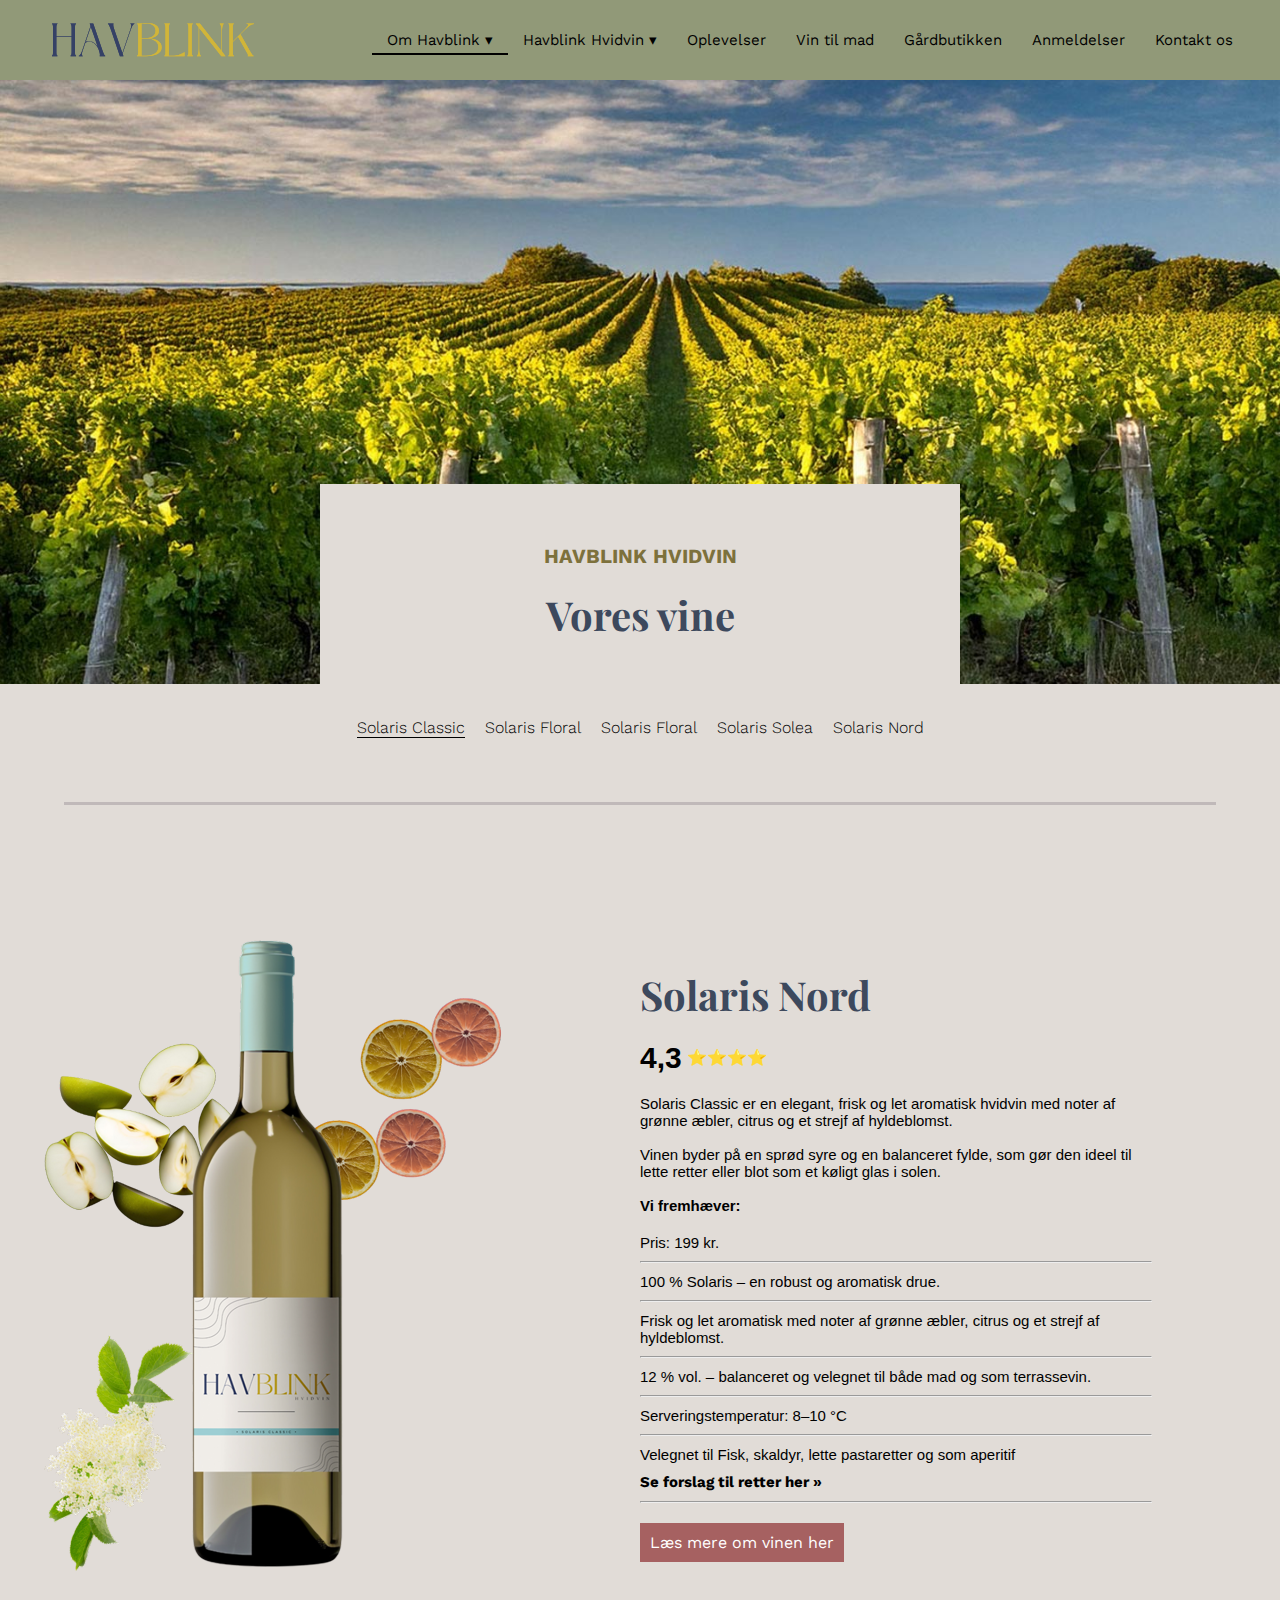
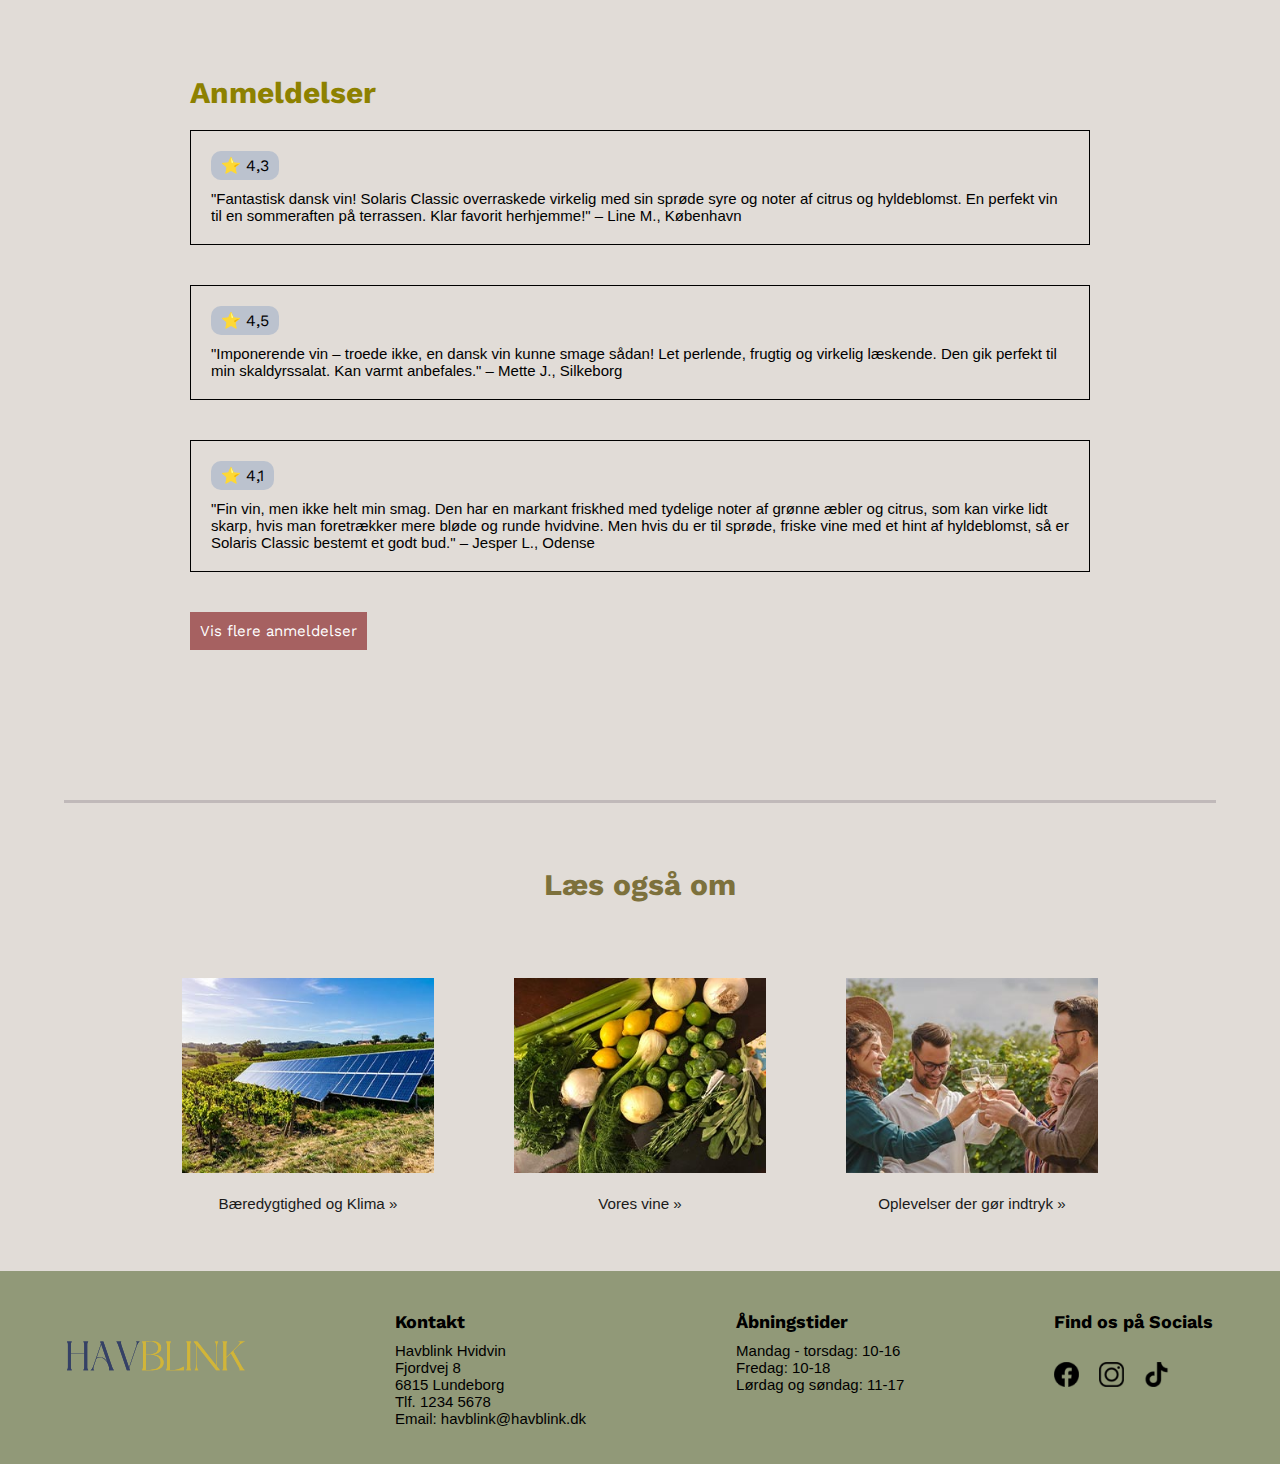
<file: solarisclassic.html>
<!DOCTYPE html>
<html lang="en">
<head>
    <meta charset="UTF-8">
    <meta name="viewport" content="width=device-width, initial-scale=1.0">
    <title>Test - Havblink</title>
    <link rel="stylesheet" href="omhavblink.css">

    <link href="https://fonts.googleapis.com/css2?family=Playfair+Display&display=swap" rel="stylesheet">
    <link href="https://fonts.googleapis.com/css2?family=Work+Sans:wght@100;200;300;400&display=swap" rel="stylesheet">
</head>
<body>
    <nav>
        <a href="#"><img src="images/logo_havblink.svg" alt="" id="logo"></a>
        <input type="checkbox" id="toggle-nav">
        <label for="toggle-nav">
            <span id="toggle-nav-btn-open">&#9776;</span>  <!-- hamburger -->
            <span id="toggle-nav-btn-close">&#10005;</span> <!-- kryds -->    
        </label>

        <ul id="nav-links">
            <li><a href="#" class="active">Om Havblink <span class="dropdown-icon">&#9662;</span></a>
            <ul class="dropdown">
                <li><a href="#">Vores historie</a></li>
                <li><a href="#">Bæredygtighed og klima</a></li>
                <li><a href="#">Os i pressen</a></li>
            </ul>
            </li>

            <li><a href="#">Havblink Hvidvin <span class="dropdown-icon">&#9662;</span></a>
            <ul class="dropdown">
                <li><a href="#">Vores vine</a></li>
                <li><a href="#">Bliv klog på vin</a></li>
                <li><a href="#">Druen Solaris</a></li>
            </ul>
            </li>
            <li><a href="#">Oplevelser</a></li>
            <li><a href="#">Vin til mad</a></li>
            <li><a href="#">Gårdbutikken</a></li>
            <li><a href="#">Anmeldelser</a></li>
            <li><a href="#">Kontakt os</a></li>
        </ul>

    </nav> 

  <!-- Hero sektion -->

      <section class="welcome">
        <div class="hero">
          <img src="images/baggrund_omhavblink.jpg" alt="herobillede af vinmark">
          <div class="overlay-image-center">
            <h5>HAVBLINK HVIDVIN</h5>
            <h2>Vores vine</h2>
          </div>
        </div>
      </section>

      <!-- Smykke menu -->
      <section class="allevine-section">
        <div class="allevine-menu">
          <a href="#" class="active">Solaris Classic</a>
          <a href="#">Solaris Floral</a>
          <a href="#">Solaris Floral</a>
          <a href="#">Solaris Solea</a>
          <a href="#">Solaris Nord</a>
        </div>
      </section>

     <hr class="section-divider">

     <div class="vin-presentation">

            <div>
                <img src="images/vinsmage.png" alt="Vinflaske Solaris Classic">
            </div>

            <section>
                <h2>
                    Solaris Nord
                </h2>

                <div class="rating">
                    <p>4,3</p>
                    <div class="stars">⭐⭐⭐⭐</div>
                </div>
                <div class="vin-fremhaev">
                    <p>Solaris Classic er en elegant, frisk og let aromatisk hvidvin med noter af grønne æbler, citrus og et strejf af hyldeblomst.     
                    <br>Vinen byder på en sprød syre og en balanceret fylde, som gør den ideel til lette retter eller blot som et køligt glas i solen.
                    </p>
                    <p id="overskrift"><strong>Vi fremhæver:</strong></p>

                    <p>Pris: 199 kr.</p>

                    <hr>

                    <p>100 % Solaris – en robust og aromatisk drue.</p>

                    <hr>

                    <p>Frisk og let aromatisk med noter af grønne æbler, citrus og et strejf af hyldeblomst.</p>

                    <hr>

                    <p>12 % vol. – balanceret og velegnet til både mad og som terrassevin.</p>

                    <hr>

                    <p>Serveringstemperatur: 8–10 °C</p>

                    <hr>

                    <p>Velegnet til Fisk, skaldyr, lette pastaretter og som aperitif </p>
                    <p class="forslag-til-retter"><a href="#">Se forslag til retter her &raquo;</a></p>

                    <hr>
                </div>

                <a href="#">Læs mere om vinen her</a>
            </section>
        </div>

            <!--Anmeldelser sektion-->

            <section class="anmeldelser">

                <h3>Anmeldelser</h3>

                <div class="review">
                    <div class="rating-badge">⭐ 4,3</div>
                    <p class="minoplevelse">"Fantastisk dansk vin! Solaris Classic overraskede virkelig med sin sprøde syre og noter af citrus og hyldeblomst. En perfekt vin til en sommeraften på terrassen. Klar favorit herhjemme!" <span>– Line M., København</span></p>
                </div>

                <div class="review">
                    <div class="rating-badge">⭐ 4,5</div>
                    <p class="minoplevelse">"Imponerende vin – troede ikke, en dansk vin kunne smage sådan! Let perlende, frugtig og virkelig læskende. Den gik perfekt til min skaldyrssalat. Kan varmt anbefales." <span>– Mette J., Silkeborg</span></p>
                </div>

                <div class="review">
                    <div class="rating-badge">⭐ 4,1</div>
                    <p class="minoplevelse">"Fin vin, men ikke helt min smag. Den har en markant friskhed med tydelige noter af grønne æbler og citrus, som kan virke lidt skarp, hvis man foretrækker mere bløde og runde hvidvine. Men hvis du er til sprøde, friske vine med et hint af hyldeblomst, så er Solaris Classic bestemt et godt bud." <span>– Jesper L., Odense</span></p>
                </div>

                <a href="#">Vis flere anmeldelser</a>
            </section>

        <hr class="section-divider">

        <section>
        <div class="info-top">
            <h3>
            Læs også om
            </h3>
        </div>

        <div class="info-cards">
            <div class="card hover">
            <img src="images/bæredygtighed_klima_laesom.jpg" alt="" class="løfte">
            <p>Bæredygtighed og Klima &raquo;</p>
            </div>

            <div class="card hover">
            <img src="images/vintilmad_laesom.jpg" alt="" class="løfte">
            <p>Vores vine &raquo;</p>
            </div>

            <div class="card hover">
            <img src="images/oplevelser_laesom.jpg" alt="" class="løfte">
            <p>Oplevelser der gør indtryk &raquo;</p>
            </div>
        </div>
      </section>

      <!-- Footer -->
    <footer class="footer">
      <div class="footer-kolonner">
        <div class="footer-logo">
          <img src="images/logo_havblink.svg" alt="logo">
        </div>

        <div class="footer-kolonne">
          <h3>Kontakt</h3>
          <p>Havblink Hvidvin<br>Fjordvej 8<br>6815 Lundeborg</p>
          <p>Tlf. 1234 5678<br>Email: havblink@havblink.dk
          </p>
        </div>

        <div class="footer-kolonne">
          <h3>Åbningstider</h3>
          <p>Mandag - torsdag: 10-16<br>Fredag: 10-18<br>Lørdag og søndag: 11-17
          </p>
        </div>

        <div class="footer-kolonne">
          <h3>Find os på Socials</h3>
          <div class="social-icons">
            <div class="social-icons">
              <img src="images/facebooklogo.png" alt="facebook">
              <img src="images/instagramlogo.png" alt="instagram">
              <img src="images/tiktoklogo.png" alt="tiktok">
            </div>
        </div>
      </div>
    </div>  
    </footer>
    
</body>
</html>
</file>
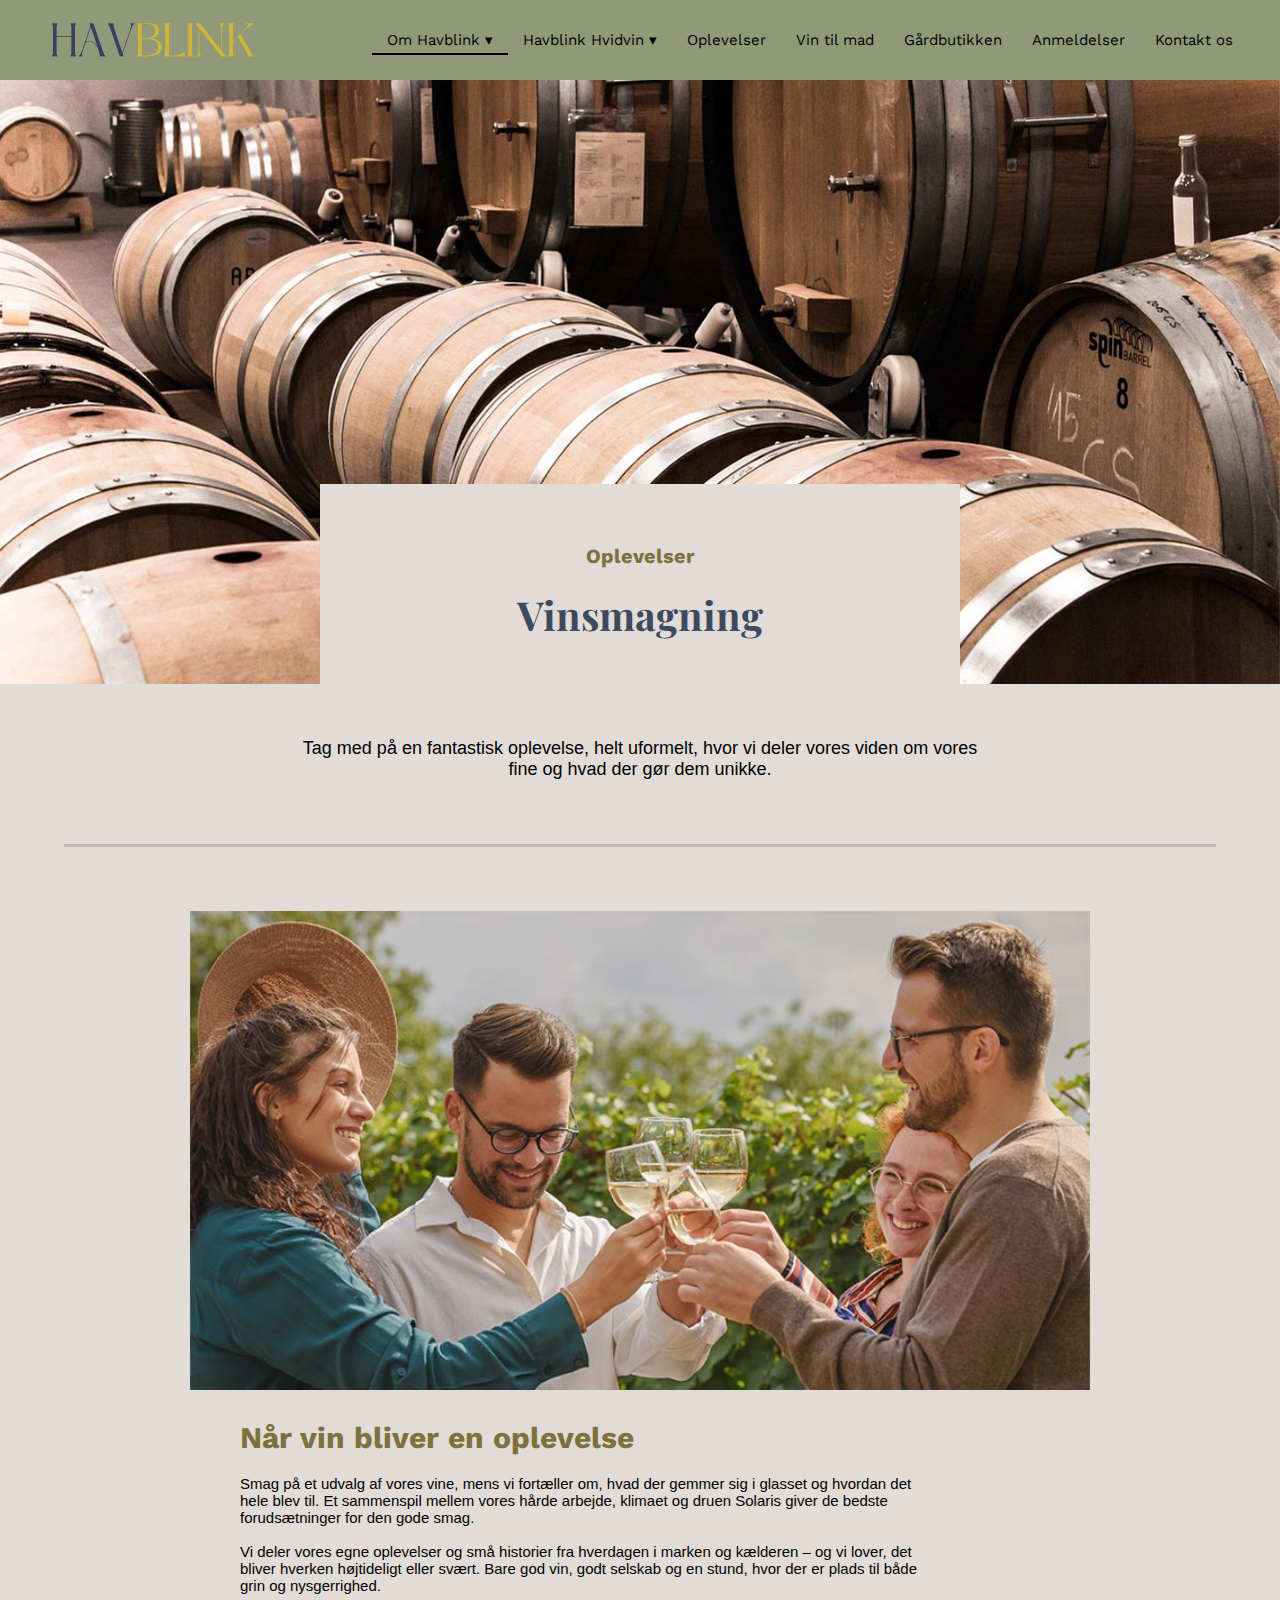
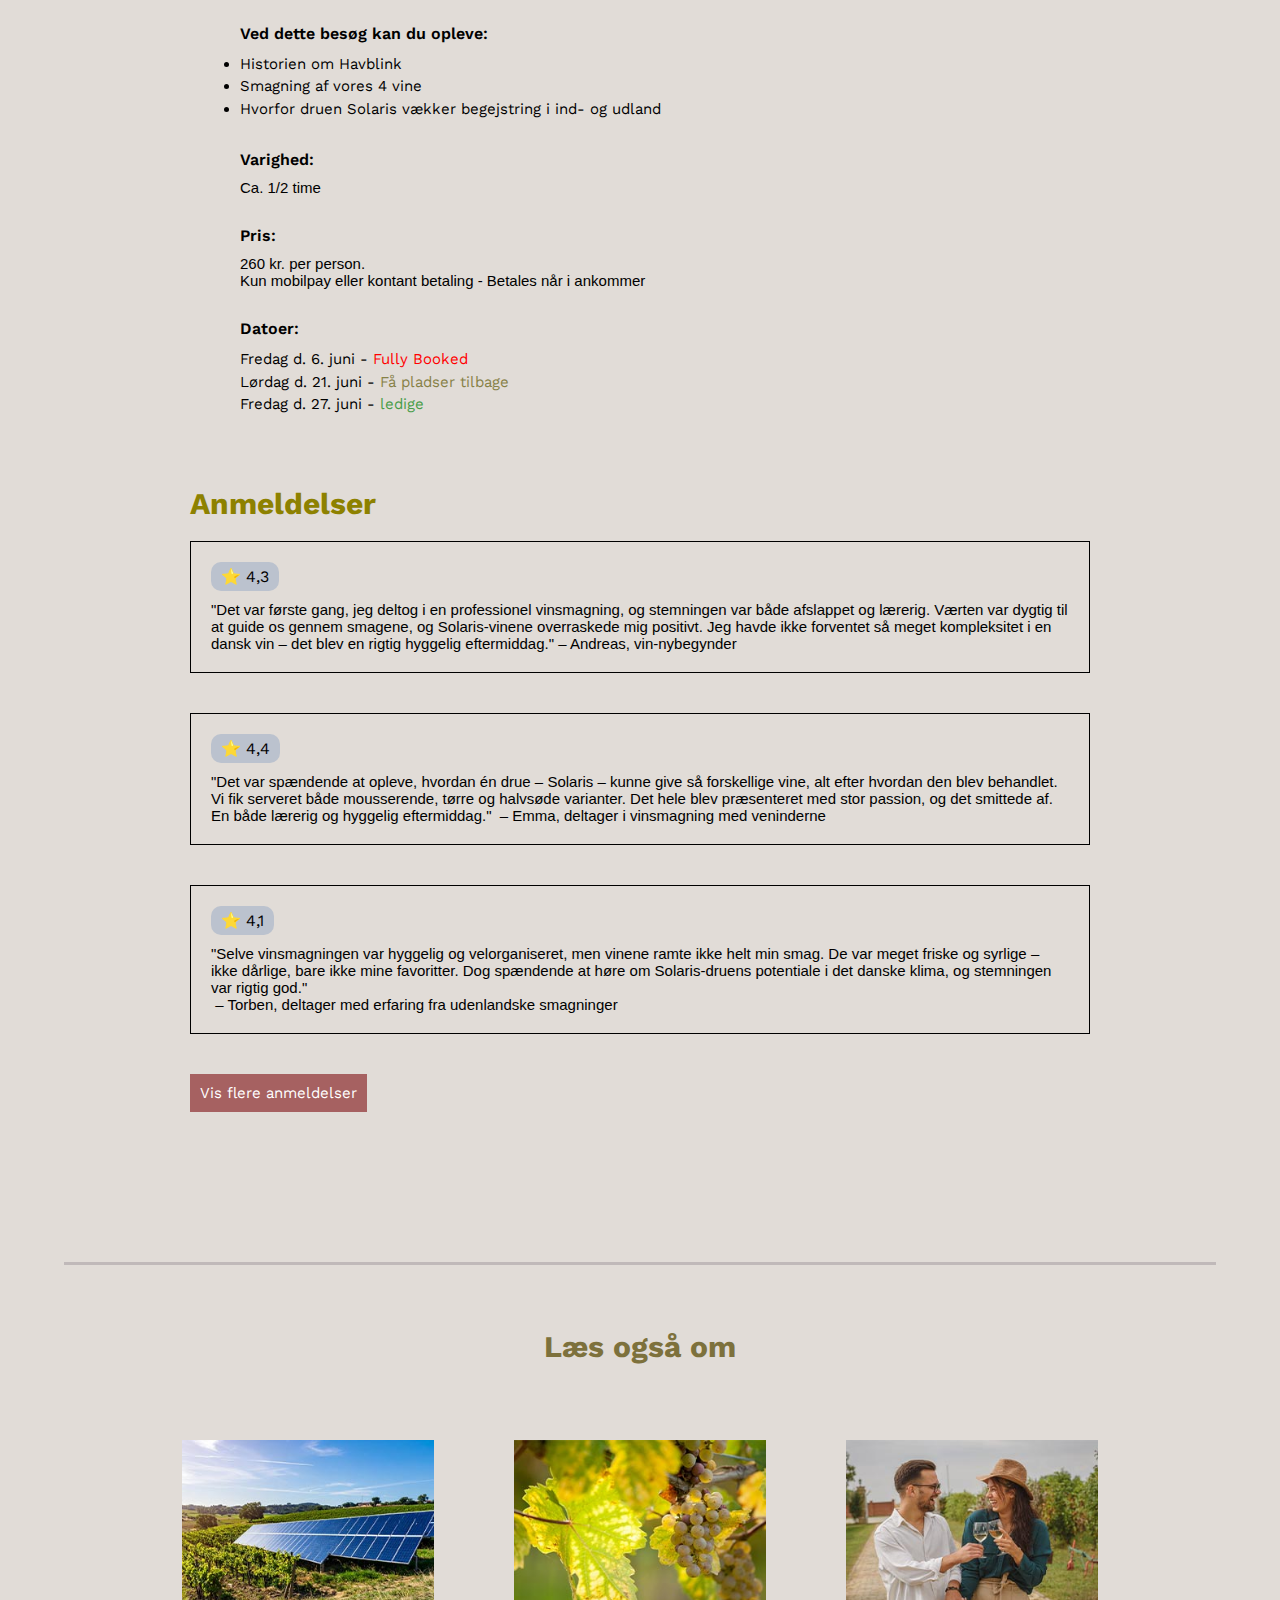
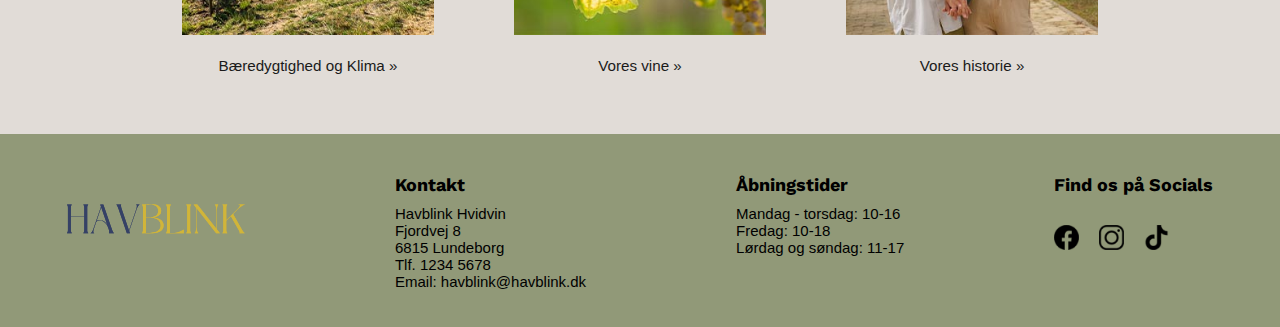
<file: vinsmagning.html>
<!DOCTYPE html>
<html lang="en">
<head>
    <meta charset="UTF-8">
    <meta name="viewport" content="width=device-width, initial-scale=1.0">
    <title>Test - Havblink</title>
    <link rel="stylesheet" href="omhavblink.css">

    <link href="https://fonts.googleapis.com/css2?family=Playfair+Display&display=swap" rel="stylesheet">
    <link href="https://fonts.googleapis.com/css2?family=Work+Sans:wght@100;200;300;400&display=swap" rel="stylesheet">
</head>
<body>
    <nav>
        <a href="#"><img src="images/logo_havblink.svg" alt="" id="logo"></a>
        <input type="checkbox" id="toggle-nav">
        <label for="toggle-nav">
            <span id="toggle-nav-btn-open">&#9776;</span>  <!-- hamburger -->
            <span id="toggle-nav-btn-close">&#10005;</span> <!-- kryds -->    
        </label>

        <ul id="nav-links">
            <li><a href="#" class="active">Om Havblink <span class="dropdown-icon">&#9662;</span></a>
            <ul class="dropdown">
                <li><a href="#">Vores historie</a></li>
                <li><a href="#">Bæredygtighed og klima</a></li>
                <li><a href="#">Os i pressen</a></li>
            </ul>
            </li>

            <li><a href="#">Havblink Hvidvin <span class="dropdown-icon">&#9662;</span></a>
            <ul class="dropdown">
                <li><a href="#">Vores vine</a></li>
                <li><a href="#">Bliv klog på vin</a></li>
                <li><a href="#">Druen Solaris</a></li>
            </ul>
            </li>
            <li><a href="#">Oplevelser</a></li>
            <li><a href="#">Vin til mad</a></li>
            <li><a href="#">Gårdbutikken</a></li>
            <li><a href="#">Anmeldelser</a></li>
            <li><a href="#">Kontakt os</a></li>
        </ul>

    </nav> 

  <!-- Hero sektion -->

      <section class="welcome">
        <div class="hero">
          <img src="images/baggrund_vinsmagning.jpg" alt="herobillede af vinmark">
          <div class="overlay-image-center">
            <h5>Oplevelser</h5>
            <h2>Vinsmagning</h2>
          </div>
        </div>
      </section>

      <section class="wrapper">
        <div class="info-top">
            <p>Tag med på en fantastisk oplevelse, helt uformelt, hvor vi deler vores viden om vores fine og hvad der gør dem unikke.</p>
        </div>
      </section>

      <hr class="section-divider">

      <article class="vinartikel vinsmagning">
        <img src="images/vinsmagning_2.jpg" alt="Havblink vinflaske">
        <h3>Når vin bliver en oplevelse</h3>
        <p>Smag på et udvalg af vores vine, mens vi fortæller om, hvad der gemmer sig i glasset og hvordan det hele blev til. Et sammenspil mellem vores hårde arbejde, klimaet og druen Solaris giver de bedste forudsætninger for den gode smag. 
        <br>Vi deler vores egne oplevelser og små historier fra hverdagen i marken og kælderen – og vi lover, det bliver hverken højtideligt eller svært. Bare god vin, godt selskab og en stund, hvor der er plads til både grin og nysgerrighed.</p>    

        <h4>Ved dette besøg kan du opleve:</h4>

        <ul>
            <li>Historien om Havblink</li>
            <li>Smagning af vores 4 vine</li>
            <li>Hvorfor druen Solaris vækker begejstring i ind- og udland</li>
        </ul>

        <h4>Varighed:</h4>
        <p>Ca. 1/2 time</p>

        <h4>Pris:</h4>
        <p>260 kr. per person. <br>Kun mobilpay eller kontant betaling - Betales når i ankommer</p>

        <h4>Datoer:</h4>
        <ul id="datoer">
            <li>Fredag d. 6. juni - <span id="farveroed">Fully Booked</span></li>
            <li>Lørdag d. 21. juni - <span id="farvegul">Få pladser tilbage</span></li>
            <li>Fredag d. 27. juni - <span id="farvegroen">ledige</span></li>
        </ul>
        </article>

        <section class="anmeldelser">

                <h3>Anmeldelser</h3>

                <div class="review">
                    <div class="rating-badge">⭐ 4,3</div>
                    <p class="minoplevelse">"Det var første gang, jeg deltog i en professionel vinsmagning, og stemningen var både afslappet og lærerig. Værten var dygtig til at guide os gennem smagene, og Solaris-vinene overraskede mig positivt. Jeg havde ikke forventet så meget kompleksitet i en dansk vin – det blev en rigtig hyggelig eftermiddag." <span>– Andreas, vin-nybegynder </span></p>
                </div>

                <div class="review">
                    <div class="rating-badge">⭐ 4,4</div>
                    <p class="minoplevelse">"Det var spændende at opleve, hvordan én drue – Solaris – kunne give så forskellige vine, alt efter hvordan den blev behandlet. Vi fik serveret både mousserende, tørre og halvsøde varianter. Det hele blev præsenteret med stor passion, og det smittede af. En både lærerig og hyggelig eftermiddag." <span> – Emma, deltager i vinsmagning med veninderne</span></p>
                </div>

                <div class="review">
                    <div class="rating-badge">⭐ 4,1</div>
                    <p class="minoplevelse">"Selve vinsmagningen var hyggelig og velorganiseret, men vinene ramte ikke helt min smag. De var meget friske og syrlige – ikke dårlige, bare ikke mine favoritter. Dog spændende at høre om Solaris-druens potentiale i det danske klima, og stemningen var rigtig god."<br><span> – Torben, deltager med erfaring fra udenlandske smagninger</span></p>
                </div>

                <a href="#">Vis flere anmeldelser</a>
            </section>

      <hr class="section-divider">

           <section>
        <div class="info-top">
            <h3>
            Læs også om
            </h3>
        </div>

        <div class="info-cards">
            <div class="card hover">
            <img src="images/bæredygtighed_klima_laesom.jpg" alt="" class="løfte">
            <p>Bæredygtighed og Klima &raquo;</p>
            </div>

            <div class="card hover">
            <img src="images/voresvine_laesom.jpg" alt="" class="løfte">
            <p>Vores vine &raquo;</p>
            </div>

            <div class="card hover">
            <img src="images/voreshistorie_laesom.jpg" alt="" class="løfte">
            <p>Vores historie &raquo;</p>
            </div>
        </div>
      </section>

      <!-- Footer -->
    <footer class="footer">
      <div class="footer-kolonner">
        <div class="footer-logo">
          <img src="images/logo_havblink.svg" alt="logo">
        </div>

        <div class="footer-kolonne">
          <h3>Kontakt</h3>
          <p>Havblink Hvidvin<br>Fjordvej 8<br>6815 Lundeborg</p>
          <p>Tlf. 1234 5678<br>Email: havblink@havblink.dk
          </p>
        </div>

        <div class="footer-kolonne">
          <h3>Åbningstider</h3>
          <p>Mandag - torsdag: 10-16<br>Fredag: 10-18<br>Lørdag og søndag: 11-17
          </p>
        </div>

        <div class="footer-kolonne">
          <h3>Find os på Socials</h3>
          <div class="social-icons">
            <div class="social-icons">
              <img src="images/facebooklogo.png" alt="facebook">
              <img src="images/instagramlogo.png" alt="instagram">
              <img src="images/tiktoklogo.png" alt="tiktok">
            </div>
        </div>
      </div>
    </div>  
    </footer>
</body>
</html>
</file>
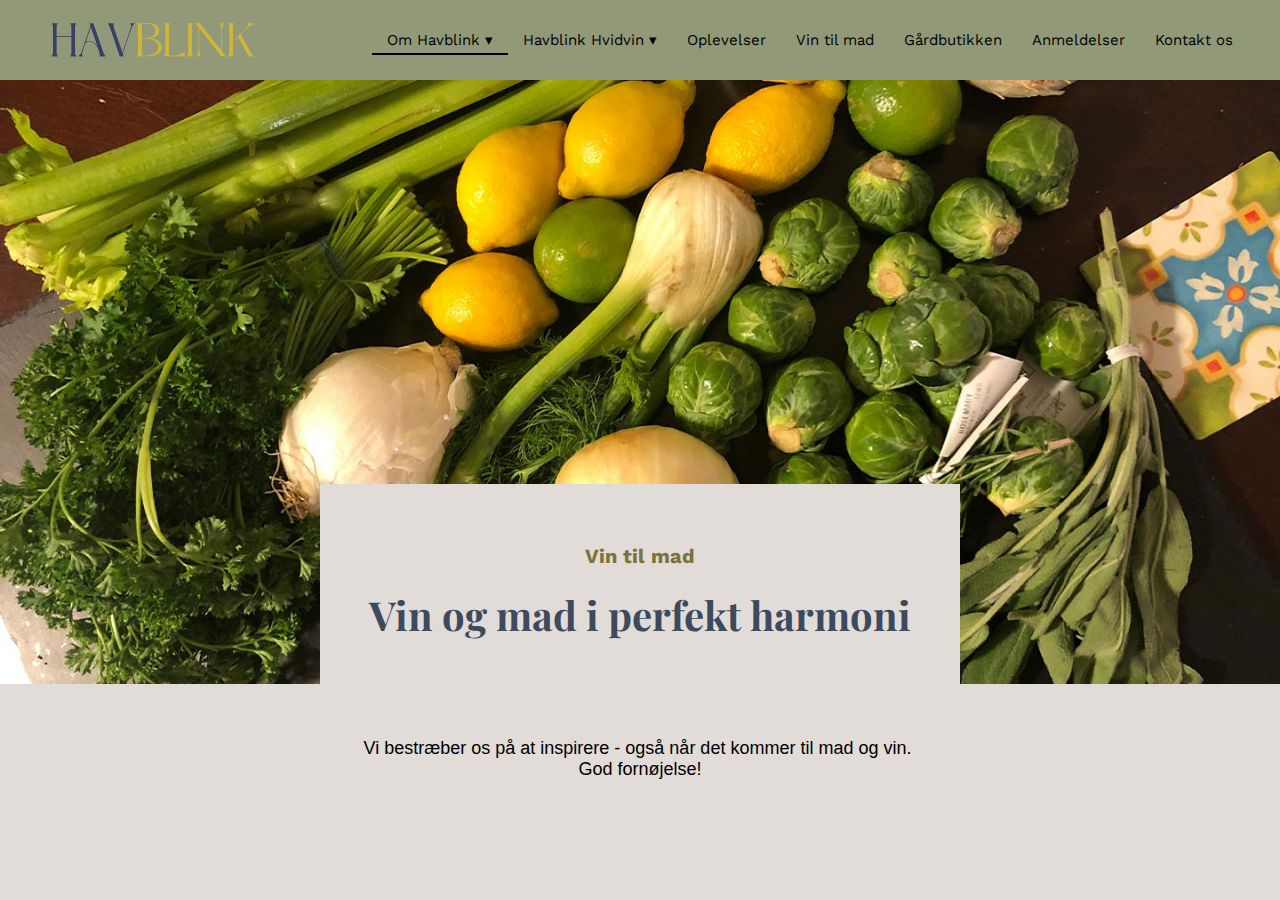
<file: vintilmad.html>
<!DOCTYPE html>
<html lang="en">
<head>
    <meta charset="UTF-8">
    <meta name="viewport" content="width=device-width, initial-scale=1.0">
    <title>Test - Havblink</title>
    <link rel="stylesheet" href="omhavblink.css">

    <link href="https://fonts.googleapis.com/css2?family=Playfair+Display&display=swap" rel="stylesheet">
    <link href="https://fonts.googleapis.com/css2?family=Work+Sans:wght@100;200;300;400&display=swap" rel="stylesheet">
</head>
<body>
    <nav>
        <a href="#"><img src="images/logo_havblink.svg" alt="" id="logo"></a>
        <input type="checkbox" id="toggle-nav">
        <label for="toggle-nav">
            <span id="toggle-nav-btn-open">&#9776;</span>  <!-- hamburger -->
            <span id="toggle-nav-btn-close">&#10005;</span> <!-- kryds -->    
        </label>

        <ul id="nav-links">
            <li><a href="#" class="active">Om Havblink <span class="dropdown-icon">&#9662;</span></a>
            <ul class="dropdown">
                <li><a href="#">Vores historie</a></li>
                <li><a href="#">Bæredygtighed og klima</a></li>
                <li><a href="#">Os i pressen</a></li>
            </ul>
            </li>

            <li><a href="#">Havblink Hvidvin <span class="dropdown-icon">&#9662;</span></a>
            <ul class="dropdown">
                <li><a href="#">Vores vine</a></li>
                <li><a href="#">Bliv klog på vin</a></li>
                <li><a href="#">Druen Solaris</a></li>
            </ul>
            </li>
            <li><a href="#">Oplevelser</a></li>
            <li><a href="#">Vin til mad</a></li>
            <li><a href="#">Gårdbutikken</a></li>
            <li><a href="#">Anmeldelser</a></li>
            <li><a href="#">Kontakt os</a></li>
        </ul>

    </nav> 

  <!-- Hero sektion -->

      <section class="welcome">
        <div class="hero">
          <img src="images/baggrund_vintilmad.jpg" alt="herobillede af vinmark">
          <div class="overlay-image-center">
            <h5>Vin til mad</h5>
            <h2>Vin og mad i perfekt harmoni</h2>
          </div>
        </div>
      </section>

      <section class="wrapper">
        <div class="info-top">
            <p>Vi bestræber os på at inspirere - også når det kommer til mad og vin. <br>God fornøjelse!</p>
        </div>
      </section>

      
    
</body>
</html>
</file>
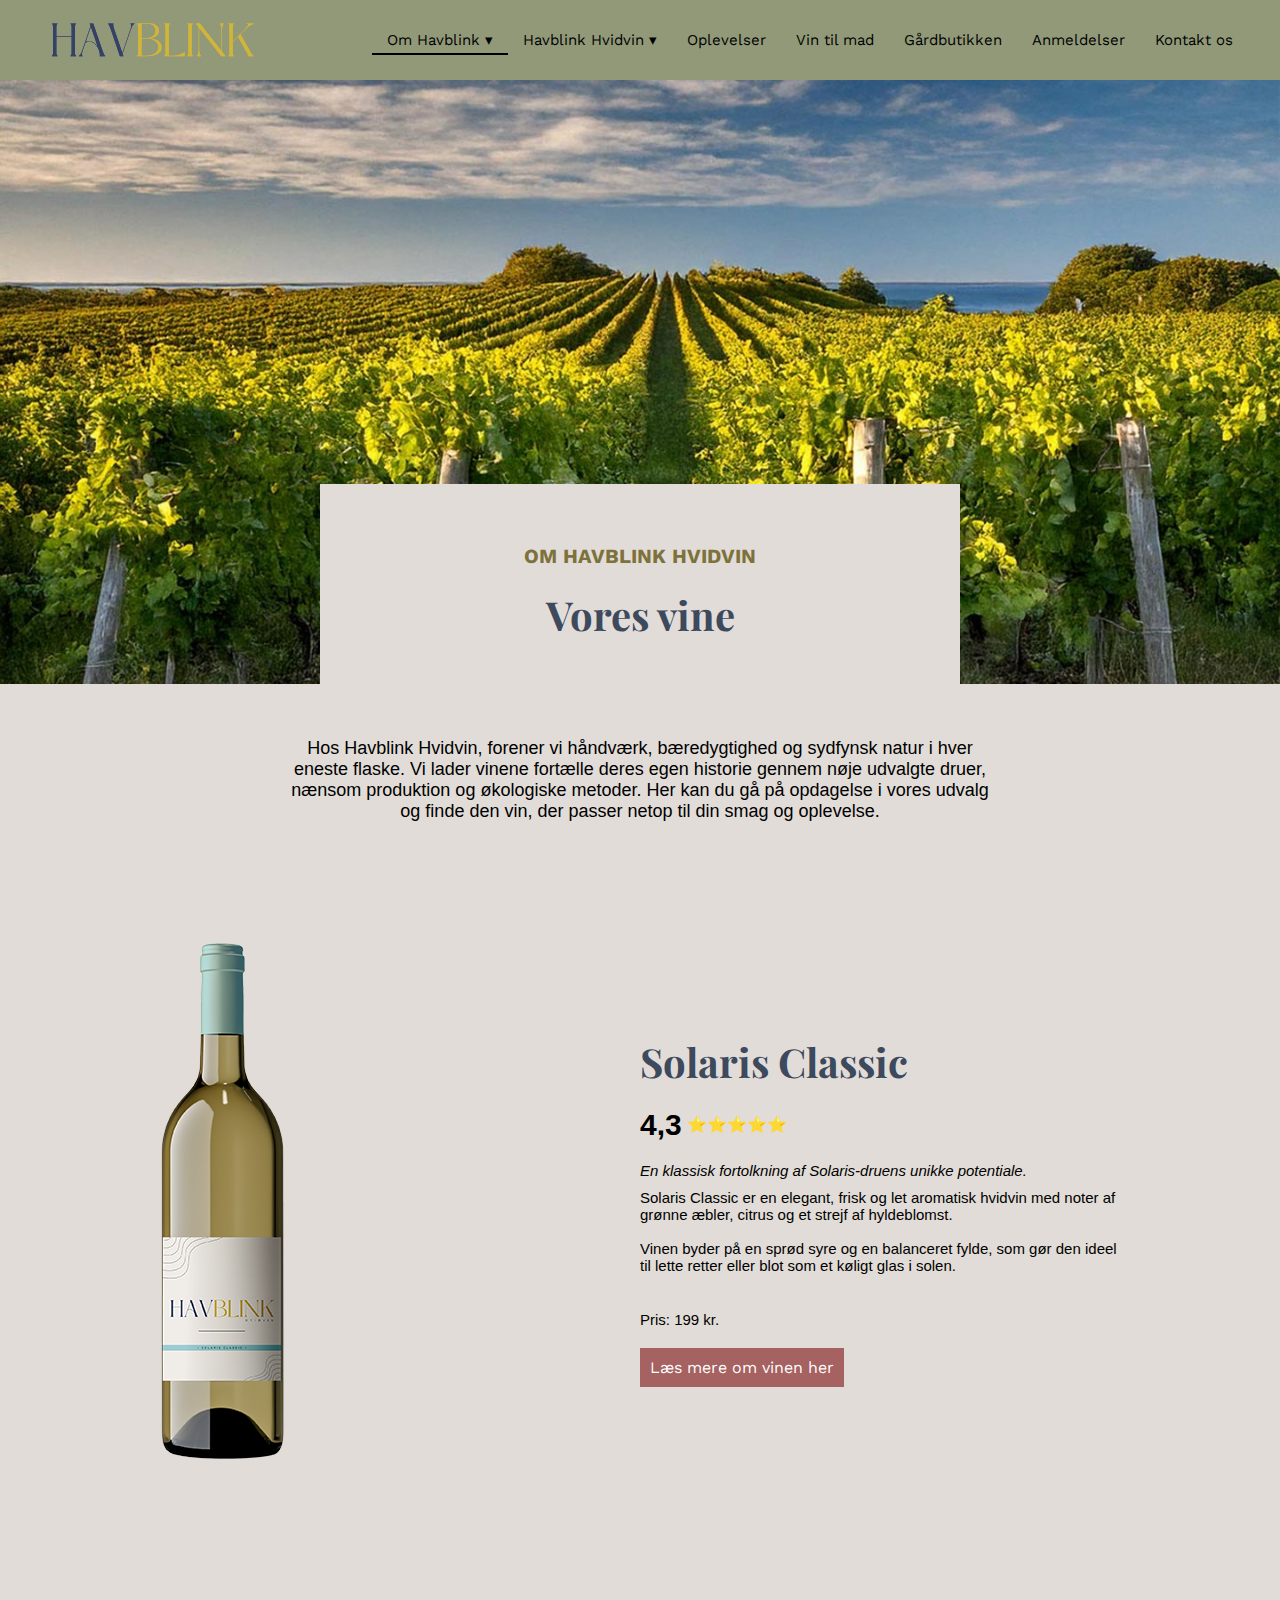
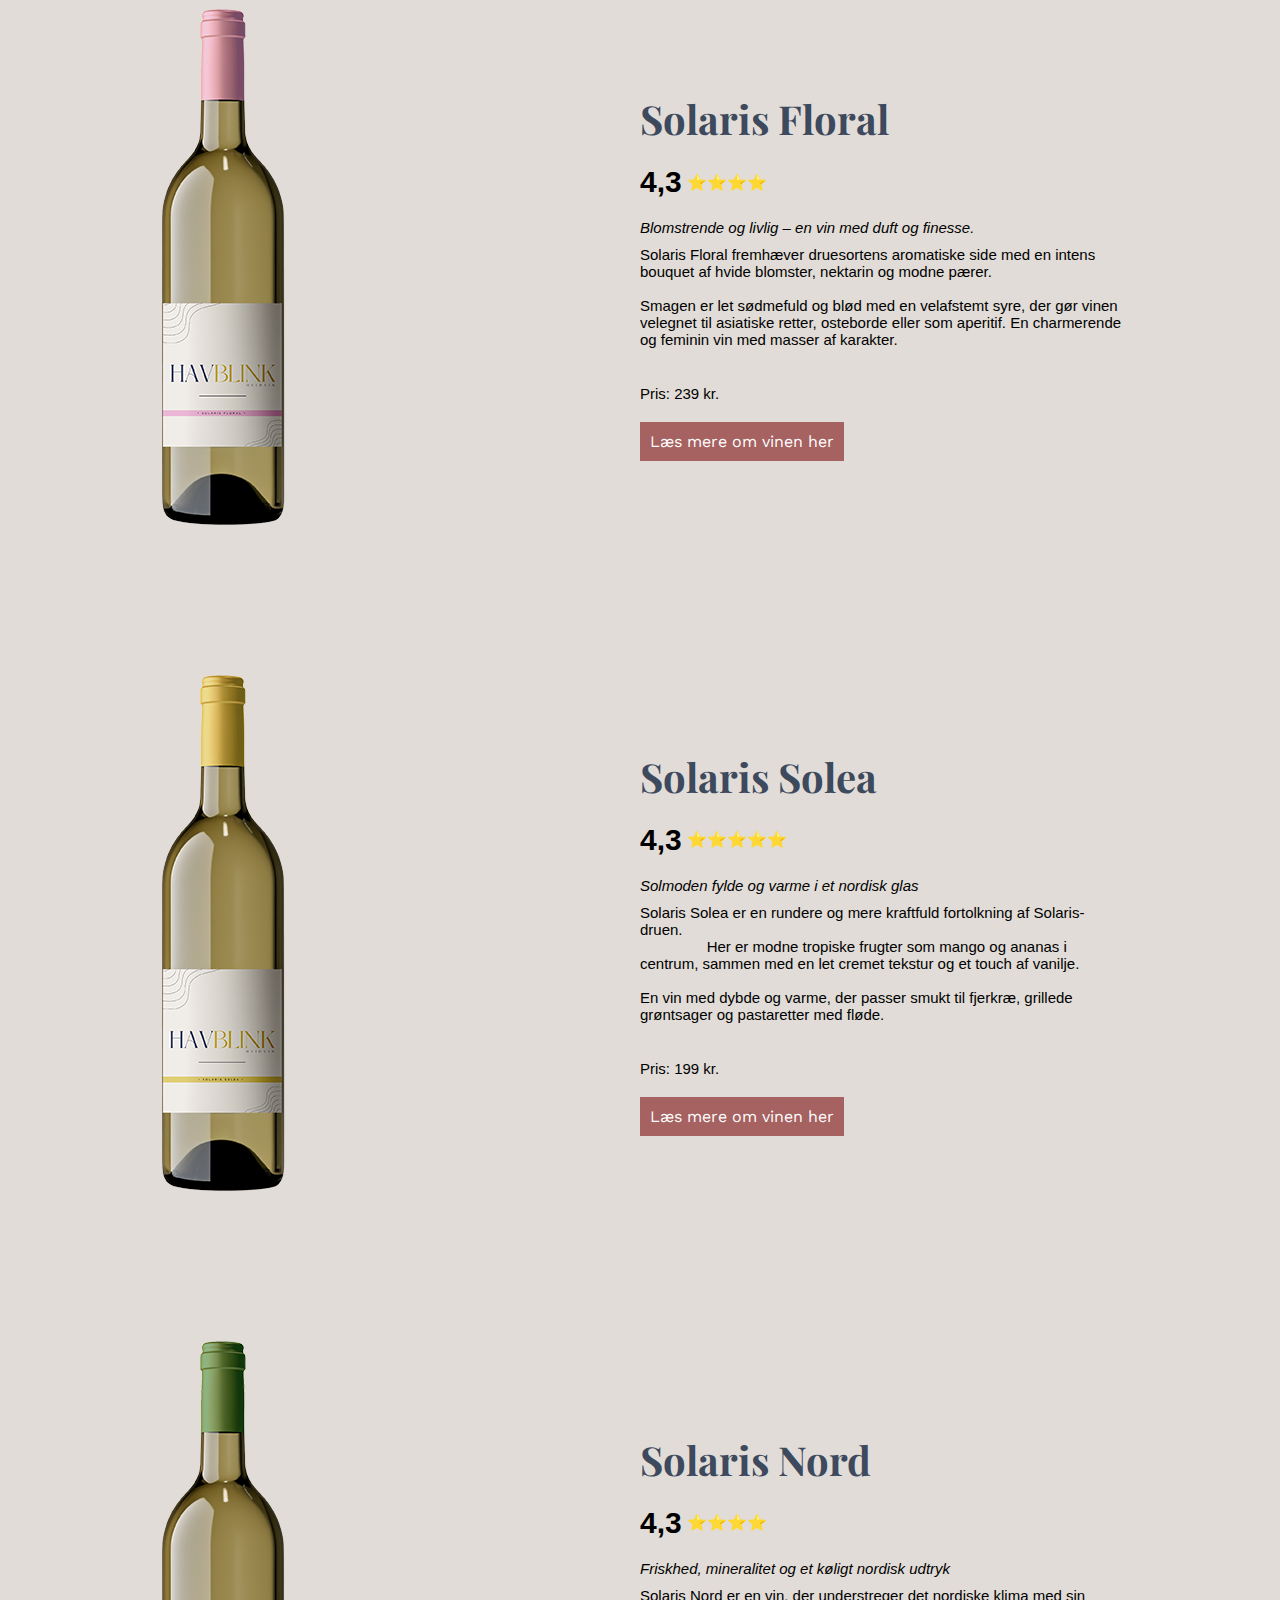
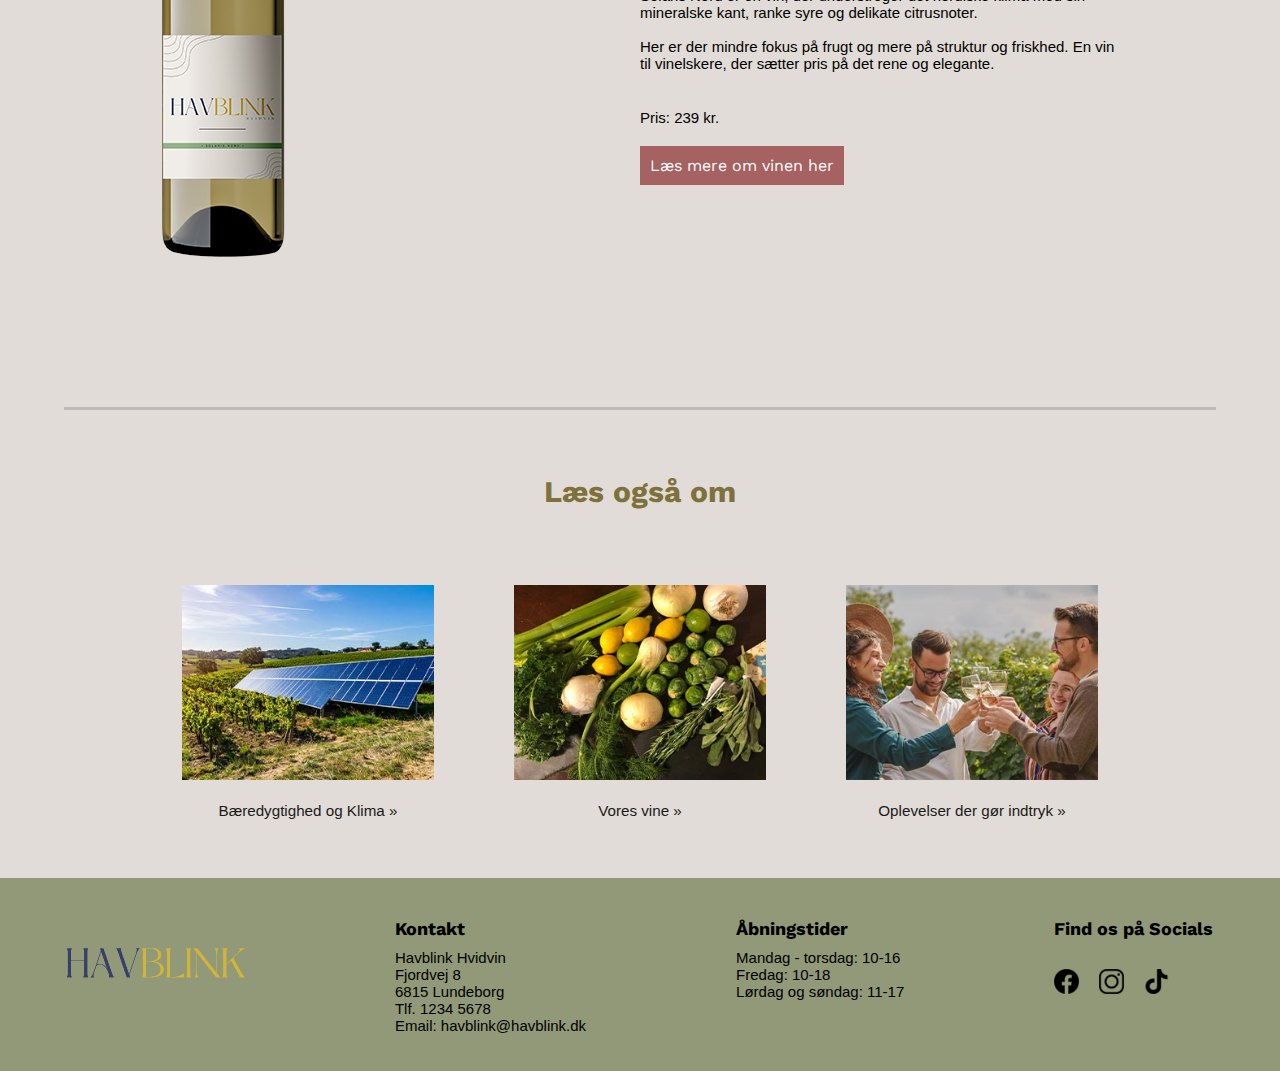
<file: voresvine.html>
<!DOCTYPE html>
<html lang="en">
<head>
    <meta charset="UTF-8">
    <meta name="viewport" content="width=device-width, initial-scale=1.0">
    <title>Test - Havblink</title>
    <link rel="stylesheet" href="omhavblink.css">

    <link href="https://fonts.googleapis.com/css2?family=Playfair+Display&display=swap" rel="stylesheet">
    <link href="https://fonts.googleapis.com/css2?family=Work+Sans:wght@100;200;300;400&display=swap" rel="stylesheet">
</head>
<body>
    <nav>
        <a href="#"><img src="images/logo_havblink.svg" alt="" id="logo"></a>
        <input type="checkbox" id="toggle-nav">
        <label for="toggle-nav">
            <span id="toggle-nav-btn-open">&#9776;</span>  <!-- hamburger -->
            <span id="toggle-nav-btn-close">&#10005;</span> <!-- kryds -->    
        </label>

        <ul id="nav-links">
            <li><a href="#" class="active">Om Havblink <span class="dropdown-icon">&#9662;</span></a>
            <ul class="dropdown">
                <li><a href="#">Vores historie</a></li>
                <li><a href="#">Bæredygtighed og klima</a></li>
                <li><a href="#">Os i pressen</a></li>
            </ul>
            </li>

            <li><a href="#">Havblink Hvidvin <span class="dropdown-icon">&#9662;</span></a>
            <ul class="dropdown">
                <li><a href="#">Vores vine</a></li>
                <li><a href="#">Bliv klog på vin</a></li>
                <li><a href="#">Druen Solaris</a></li>
            </ul>
            </li>
            <li><a href="#">Oplevelser</a></li>
            <li><a href="#">Vin til mad</a></li>
            <li><a href="#">Gårdbutikken</a></li>
            <li><a href="#">Anmeldelser</a></li>
            <li><a href="#">Kontakt os</a></li>
        </ul>

    </nav> 

  <!-- Hero sektion -->

      <section class="welcome">
        <div class="hero">
          <img src="images/baggrund_omhavblink.jpg" alt="herobillede af vinmark">
          <div class="overlay-image-center">
            <h5>OM HAVBLINK HVIDVIN</h5>
            <h2>Vores vine</h2>
          </div>
        </div>
      </section>

      <section class="wrapper">
        <div class="info-top">
            <p>Hos Havblink Hvidvin, forener vi håndværk, bæredygtighed og sydfynsk natur i hver eneste flaske. Vi lader vinene fortælle deres egen historie gennem nøje udvalgte druer, nænsom produktion og økologiske metoder. Her kan du gå på opdagelse i vores udvalg og finde den vin, der passer netop til din smag og oplevelse.
            </p>
        </div>
      </section>

        <div class="fittyfitty2">

            <div>
                <img src="images/solaris_classic.png" alt="Vinflaske Solaris Classic">
            </div>

            <section>
                <h2>
                    Solaris Classic
                </h2>

                <div class="rating">
                    <p>4,3</p>
                    <div class="stars">⭐⭐⭐⭐⭐</div>
                </div>

                <p class="kursiv">En klassisk fortolkning af Solaris-druens unikke potentiale.</p>
                <p>Solaris Classic er en elegant, frisk og let aromatisk hvidvin med noter af grønne æbler, citrus og et strejf af hyldeblomst.
                <br>Vinen byder på en sprød syre og en balanceret fylde, som gør den ideel til lette retter eller blot som et køligt glas i solen.
                </p>

                <p class="pris">Pris: 199 kr.</p>

                <a href="#">Læs mere om vinen her</a>
            </section>
        </div>

        <div class="fittyfitty2">

            <div>
                <img src="images/solaris_floral.png" alt="Vinflaske Solaris Classic">
            </div>

            <section>
                <h2>
                    Solaris Floral
                </h2>

                <div class="rating">
                    <p>4,3</p>
                    <div class="stars">⭐⭐⭐⭐</div>
                </div>

                <p class="kursiv">Blomstrende og livlig – en vin med duft og finesse.</p>
                <p>Solaris Floral fremhæver druesortens aromatiske side med en intens bouquet af hvide blomster, nektarin og modne pærer. 
                <br>Smagen er let sødmefuld og blød med en velafstemt syre, der gør vinen velegnet til asiatiske retter, osteborde eller som aperitif. En charmerende og feminin vin med masser af karakter.
                </p>

                <p class="pris">Pris: 239 kr.</p>

                <a href="#">Læs mere om vinen her</a>
            </section>
        </div>

        <div class="fittyfitty2">

            <div>
                <img src="images/solaris_solea.png" alt="Vinflaske Solaris Classic">
            </div>

            <section>
                <h2>
                    Solaris Solea
                </h2>

                <div class="rating">
                    <p>4,3</p>
                    <div class="stars">⭐⭐⭐⭐⭐</div>
                </div>

                <p class="kursiv">Solmoden fylde og varme i et nordisk glas</p>
                <p>Solaris Solea er en rundere og mere kraftfuld fortolkning af Solaris-druen. 
                Her er modne tropiske frugter som mango og ananas i centrum, sammen med en let cremet tekstur og et touch af vanilje. 
                <br>En vin med dybde og varme, der passer smukt til fjerkræ, grillede grøntsager og pastaretter med fløde.
                </p>

                <p class="pris">Pris: 199 kr.</p>

                <a href="#">Læs mere om vinen her</a>
            </section>
        </div>

        <div class="fittyfitty2">

            <div>
                <img src="images/solaris_nord.png" alt="Vinflaske Solaris Classic">
            </div>

            <section>
                <h2>
                    Solaris Nord
                </h2>

                <div class="rating">
                    <p>4,3</p>
                    <div class="stars">⭐⭐⭐⭐</div>
                </div>

                <p class="kursiv">Friskhed, mineralitet og et køligt nordisk udtryk</p>
                <p>Solaris Nord er en vin, der understreger det nordiske klima med sin mineralske kant, ranke syre og delikate citrusnoter. 
                <br>Her er der mindre fokus på frugt og mere på struktur og friskhed. En vin til vinelskere, der sætter pris på det rene og elegante.
                </p>

                <p class="pris">Pris: 239 kr.</p>

                <a href="#">Læs mere om vinen her</a>
            </section>
        </div>

        <hr class="section-divider">

           <section>
        <div class="info-top">
            <h3>
            Læs også om
            </h3>
        </div>

        <div class="info-cards">
            <div class="card hover">
            <img src="images/bæredygtighed_klima_laesom.jpg" alt="" class="løfte">
            <p>Bæredygtighed og Klima &raquo;</p>
            </div>

            <div class="card hover">
            <img src="images/vintilmad_laesom.jpg" alt="" class="løfte">
            <p>Vores vine &raquo;</p>
            </div>

            <div class="card hover">
            <img src="images/oplevelser_laesom.jpg" alt="" class="løfte">
            <p>Oplevelser der gør indtryk &raquo;</p>
            </div>
        </div>
      </section>

      <!-- Footer -->
    <footer class="footer">
      <div class="footer-kolonner">
        <div class="footer-logo">
          <img src="images/logo_havblink.svg" alt="logo">
        </div>

        <div class="footer-kolonne">
          <h3>Kontakt</h3>
          <p>Havblink Hvidvin<br>Fjordvej 8<br>6815 Lundeborg</p>
          <p>Tlf. 1234 5678<br>Email: havblink@havblink.dk
          </p>
        </div>

        <div class="footer-kolonne">
          <h3>Åbningstider</h3>
          <p>Mandag - torsdag: 10-16<br>Fredag: 10-18<br>Lørdag og søndag: 11-17
          </p>
        </div>

        <div class="footer-kolonne">
          <h3>Find os på Socials</h3>
          <div class="social-icons">
            <div class="social-icons">
              <img src="images/facebooklogo.png" alt="facebook">
              <img src="images/instagramlogo.png" alt="instagram">
              <img src="images/tiktoklogo.png" alt="tiktok">
            </div>
        </div>
      </div>
    </div>  
    </footer>
    
</body>
</html>
</file>
<file: styles.css>
* {
  box-sizing: border-box;
  margin: 0;
  padding: 0;
}

h2 {
  font-family: "playfair display", sans-serif;
  font-size: 40px;
  color: #3D495D;
  padding-bottom: 20px;
}

p {
  font-family: "worksans", sans-serif;
}

a {
  text-decoration: none;
}

ul {
  list-style: none;
}

span {
  color: #354166;
}

.container {
  max-width: 1300px;
  margin-inline: auto;
  padding: 0 32px;  
}

.container1 {
  max-width: 1300px;
  margin-inline: auto;
  padding: 0 32px;  
}

.btn {
  background: #A66161;
  color: #ffffff;
  padding: 8px 32px;
  border: 2px solid #646464;
  display: inline-block;
  font-weight: 500;
  transition: all 300ms ease;
}

.btn:hover {
  background: #8B4C4C;
  color: #ffffff;
  transform: translateY(-2px);
}

.btn.outlined {
  color: black;
  background: #e0ece2;
}

.btn.outlined:hover {
  background: #8B4C4C;
  color: #ffffff;
}

img {
  width: 100%;
  max-inline-size: 100%;
  display: block;
}

h1 {
  font-size: 100px;
  line-height: 100%;
  font-weight: 800;
  letter-spacing: -1px;
  margin: 16px 0;
  background: linear-gradient(90deg, #27502d 20%, #647562 60%);
  background-clip: text;
  -webkit-background-clip: text;
  color: transparent;

  font-family: "bebas Neue", sans-serif;
}

p {
  font-size: 16px;
  line-height: 160%;

  font-family: "worksans", sans-serif;
}

@media screen and (max-width: 768px) {
  .btn:hover {
    background: #A66161;
    color: #ffffff;
    transform: none;
}
}
  


/* BASE STYLES */
body {
  background-color: #E1DCD7;
  font-family: 'Inter', sans-serif;
  margin-top: 80px;
}

/* NORMAL STYLES */
header {
  background-color: #909680;
  position: fixed;
  width: 100%;
  top: 0;
  z-index: 1000;
}

.logo__img {
  height: 30px;
  display: block;
}

/* NORMAL STYLES */
nav {
    position: fixed;
    width: 100%;
    height: 80px; /* Angiver højden på navigationen*/
    margin: 0 auto; /* Gør at vores navigation bliver centreret når den kommer forbi de 1100px*/
    padding: 0 2em;
    background-color: #919978;
    display: flex; /*for at styre logoet og mine links*/
    justify-content: space-between; /*Dette styre luften mellem mine 2 elementer (logo og links)*/
    align-items: center; /*For at mine elementer er centreret vertikalt*/
    z-index: 1000;
    top: 0;
    left: 0;

}

#logo {
    height: 40%;
    padding-left: 20px;
}

#nav-links {
    list-style: none;
    display: flex;
    transition: all 0.2s ease-in-out;
    position: relative;
}

#nav-links li a {
    display: block;
    color: black;
    padding: 0.5em 1em;
    font-size: 15px;
    text-decoration: none;
}

#nav-links li {
    position: relative;
}

#nav-links a.active {
  border-bottom: 2px solid #000000;
  padding-bottom: 4px;
}

.dropdown {
    list-style: none;
}

#nav-links li:hover .dropdown {
  display: block;
}

#toggle-nav,
#toggle-nav-btn-open,
#toggle-nav-btn-close {
    display: none;
}

#toggle-nav-btn-open,
#toggle-nav-btn-close {
  font-size: 2rem;
  color: rgba(255, 255, 255, 1);
}

.dropdown {
  position: absolute;
  top: 100%; /* Ikke +10px – nu ligger den direkte under linket */
  left: 0;
  background-color: #3D495D;
  padding: 10px 0;
  min-width: 180px;
  display: none; /* skjult som standard */
  z-index: 2000;
}

ul.dropdown a {
  color: #ffffff !important;
}

#nav-links li a:hover .dropdown {
  display: block;
}

@media screen and (max-width: 768px) {
  #nav-links {
    position: absolute;
    height: calc(100% - 80px);
    opacity: 0;
    width: 50%;
    top: 80px;
    left: -100%;
    background-color: #919978;
    z-index: 2000;
    display: block;
    padding-left: 20px;
  }

  #toggle-nav:checked ~ #nav-links {
    opacity: 1;
    left: 0;
  }

  #toggle-nav-btn-open {
    display: inline-block;
  }

  #toggle-nav:checked ~ label #toggle-nav-btn-open {
    display: none;
  }

  #toggle-nav:checked ~ label #toggle-nav-btn-close {
    display: inline-block;
  }

 #nav-links:hover .dropdown {
    display: none;
  }

#nav-links li:hover .dropdown {
  display: none;
}

#nav-links li:focus-within .dropdown {
    display: block;
  }

.dropdown {
    position: static;
    background: #919978;
    padding: 0;
  }

#nav-links a.active {
  border-bottom: none;
  padding-bottom: 0;
}

ul.dropdown a {
  padding-left: 40px !important;
  color: black !important;
}

}

@media screen and (max-width: 600px) {
  #nav-links {
    width: 100%;
  }
}


/* Hero section */

section.hero {
  display: flex;
  align-items: center;
  min-height: 600px;
  position: relative;
}

.buttons {
  display: flex;
  gap: 24px;
  margin-top: 32px;
}

section.hero .left {
  width: 50%;
}

section.hero .right {
  width: 50%;
  display: flex;
  justify-content: center;
  align-items: center;
}

section.hero .right img {
  height: 600px;
  object-fit: cover;
}

section.hero .bg-color {
  position: absolute;
  width: 400px;
  height: 400px;
  background: #27502d;
  right: 0;
  top: 120px;
  z-index: -1;
  border-radius: 50%;
  filter: blur(115px);
}

/* Regler gældende for mobilversion */

.image-section_mobil {
  display: none;
  position: relative;
  z-index: 0;
}

/* Responsive regler for hero section */

@media screen and (max-width: 768px) {

.image-section_mobil {
  display: block;
  height: 100vh;
  z-index: 0;
}

  .image-section_mobil img {
    width: 100%;
    height: 100%;
    object-fit: cover; /* Billedet fylder hele sektionen og beskæres pænt */
    display: block;
  }

.container {
    display: none;
  }

  .overlay-text1 {
    position: absolute;
    top: 50%;
    left: 50%;
    transform: translate(-50%, -50%);
    color: white;
    text-align: center;
    padding: 1rem;
    z-index: 1;
    width: 100%;
  }

   .overlay-text1 img {
    display: block;
    margin: 1rem auto; /* centrering horisontalt */
    max-width: 80%; /* eller en fast bredde fx 250px */
    height: auto;
    z-index: 2;
  }

.buttons_ny {
    display: flex;
    justify-content: center;
  }

  .overlay-text1 h1 {
    font-size: 50px;
    margin-top: 50px;
    color: rgb(202, 223, 182);
    text-shadow: 2px 2px 4px rgba(0, 0, 0, 0.5);
  }

  #nav-links {
    z-index: 10;
  }
}

/*section 2*/

.hero1 {
  position: relative;
  overflow: hidden;
}

.hero1 img {
  width: 100%;
  display: block;
}

.right1 {
  position: absolute;
  top: 40px;
  right: 20px;
  color: white;
  max-width: 60%;
  padding: 20px;
  border-radius: 8px;
  width: 100%;
}

.right1 h1 {
  font-size: 80px;
}

.right1 .sub-heading1 {
  max-width: 500px;
  background-color: #647562;
  background-color: rgba(0, 0, 0, 0.6); /* Sort med 60% gennemsigtighed */
  padding: 20px;
}

.button {
  background-color: #c86f77; /* Rosa knap */
  color: white;
  padding: 10px 20px;
  text-decoration: none;
  font-weight: bold;
  width: fit-content;
}

.image-section_mobil2 {
  display: none;
  
}

@media screen and (max-width: 768px) {
.image-section_mobil2 {
  display: block;
  position: relative;
}

 .image-section_mobil2 img {
    width: 100%;
    height: 100%;
    object-fit: cover; /* Billedet fylder hele sektionen og beskæres pænt */
    display: block;
  }

  .container1 {
    display: none;
  }

  .overlay-text2 {
    position: absolute;
    top: 40%;
    left: 50%;
    transform: translate(-50%, -50%);
    color: white;
    text-align: center;
    padding: 1rem;
    z-index: 1;
    width: 100%;
  }

.buttons_ny {
    display: flex;
    justify-content: center;
  }

  .overlay-text2 h1 {
    font-size: 50px;
    margin-top: 50px;
    color: rgb(176, 187, 166);
    text-shadow: 2px 2px 4px rgba(0, 0, 0, 0.5);
  }
}


.right2 {
  position: absolute;
  top: 40px;
  left: 20px;
  color: rgb(255, 255, 255);
  max-width: 60%;
  padding: 20px;
  padding-left: 50px;
  border-radius: 8px;
  width: 100%;
}

.right2 h1 {
  font-size: 80px;
  background: linear-gradient(90deg, #27502d 20%, #232f21 50%);
  background-clip: text;
  -webkit-background-clip: text;
  color: transparent;
}

.right2 p {
  max-width: 500px;
}

.right2 .sub-heading1 {
  max-width: 500px;
  background-color: #647562;
  background-color: rgba(0, 0, 0, 0.3); /* Sort med 60% gennemsigtighed */
  padding: 20px;
}

/*footer styling*/

.footer {
  background-color: #919978;
  color: #000;
  padding: 20px;
  display: flex;
  flex-direction: column;
  margin-top: 30px;
}
.footer-logo img {
  margin-top: 50px;
  height: 30px;
}

.footer-kolonner {
  display: flex;
  gap: 150px;
  justify-content: space-between;
  margin: 0 auto;
}

.footer-kolonne h3 {
  font-weight: bold;
  font-family: "Work Sans", sans-serif;
  margin-bottom: 10px;
  font-size: 18px;
  color: #000;
}

.footer-kolonne p {
    font-size: 15px;
    
}

.social-icons img {
  margin-top: 20px;
  width: auto;
  height: 30px;
}

.social-icons {
  display: flex;
  gap: 20px;
  justify-content: center;
}

@media (max-width: 768px) {

  .footer {
    margin-top: 0;
  }
    
  .footer-kolonner {
    display: flex;
    flex-direction: column;
    align-items: center;
    gap: 30px;
    margin-bottom: 20px;
  }

  .footer-kolonne {
    text-align: center;
  }

  .social-icons {
    justify-content: center;
  }

}
</file>
<file: omhavblink.css>
* {

    padding: 0;
    margin: 0;
    box-sizing: border-box;
}

body {
    font-family: "work sans";
    overflow-x: hidden;
    background-color: #E1DCD7;
}

h2 {
  font-family: "playfair display", sans-serif;
  font-size: 40px;
  color: #3D495D;
  margin-bottom: 20px;
  margin-top: 20px;
}

img {
  max-inline-size: 100%;
  display: block;
}

h3 {
   font-family: "work sans";
   font-size: 30px;
   color: #7D713C;
   margin-bottom: 20px;
   margin-top: 20px;
}

p {
  font-family: "worksans", sans-serif;
  font-size: 15px;
  white-space: pre-wrap;
}

a {
  text-decoration: none;
}


/*Generel @media*/

@media screen and (max-width: 768px){
h3 {
  font-size: 20px;  
}

p {
   font-size: 15px; 
}

h4 {
    font-size: 16px;
}
}

/* NORMAL STYLES */
nav {
    max-width: 1900px; /* max bredde - Når man kommer forbi denne vil den ikke længere være 100% af visningen*/
    height: 80px; /* Angiver højden på navigationen*/
    margin: 0 auto; /* Gør at vores navigation bliver centreret når den kommer forbi de 1100px*/
    padding: 0 2em;
    background-color: #919978;
    display: flex; /*for at styre logoet og mine links*/
    justify-content: space-between; /*Dette styre luften mellem mine 2 elementer (logo og links)*/
    align-items: center; /*For at mine elementer er centreret vertikalt*/
}

#logo {
    height: 40%;
    padding-left: 20px;
}

#nav-links {
    list-style: none;
    display: flex;
    transition: all 0.2s ease-in-out;
    position: relative;
}

#nav-links li a {
    display: block;
    color: black;
    padding: 0.5em 1em;
    font-size: 15px;
    text-decoration: none;
}

#nav-links li {
    position: relative;
}

#nav-links a.active {
  border-bottom: 2px solid #000000;
  padding-bottom: 4px;
}

.dropdown {
    list-style: none;
}

#nav-links li:hover .dropdown {
  display: block;
}

#toggle-nav,
#toggle-nav-btn-open,
#toggle-nav-btn-close {
    display: none;
}

#toggle-nav-btn-open,
#toggle-nav-btn-close {
  font-size: 2rem;
  color: rgba(255, 255, 255, 1);
}

.dropdown {
  position: absolute;
  top: 100%; /* Ikke +10px – nu ligger den direkte under linket */
  left: 0;
  background-color: #3D495D;
  padding: 10px 0;
  min-width: 180px;
  display: none; /* skjult som standard */
  z-index: 2000;
}

ul.dropdown a {
  color: #ffffff !important;
}

#nav-links li a:hover .dropdown {
  display: block;
}

@media screen and (max-width: 768px) {
  #nav-links {
    position: absolute;
    height: calc(100% - 80px);
    opacity: 0;
    width: 50%;
    top: 80px;
    left: -100%;
    background-color: #919978;
    z-index: 3000;
    display: block;
    padding-left: 20px;
  }

  #toggle-nav:checked ~ #nav-links {
    opacity: 1;
    left: 0;
  }

  #toggle-nav-btn-open {
    display: inline-block;
  }

  #toggle-nav:checked ~ label #toggle-nav-btn-open {
    display: none;
  }

  #toggle-nav:checked ~ label #toggle-nav-btn-close {
    display: inline-block;
  }

 #nav-links:hover .dropdown {
    display: none;
  }

#nav-links li:hover .dropdown {
  display: none;
}

#nav-links li:focus-within .dropdown {
    display: block;
  }

.dropdown {
    position: static;
    background: #919978;
    padding: 0;
  }

#nav-links a.active {
  border-bottom: none;
  padding-bottom: 0;
}

ul.dropdown a {
  padding-left: 40px !important;
  color: black !important;
}

}

@media screen and (max-width: 600px) {
  #nav-links {
    width: 100%;
  }
}

/*Velkommen på siden */

.welcome {
    position: relative;
    display: inline-block;
    width: 100%;
}

.hero img {
  width: 100%;
  height: auto;
  display: block;
}

.overlay-image-center {
  position: absolute;
  bottom: 0; /* lægger sig i bunden */
  left: 50%;
  transform: translateX(-50%); /* ryk tilbage med halvdelen for centreret effekt */
  background: #E1DCD7;
  text-align: center;
  display: flex;
  flex-direction: column;
  height: 200px;
  width: 50%;
}

.overlay-image-center h5 {
    font-size: 20px;
    color: #7D713C;
    margin-top: 60px;
    font-family: "work sans";
}

@media (max-width: 768px) {
  .overlay-image-center {
    display: flex; /* ✅ Gør det til en flex container igen */
    justify-content: center; /* ✅ Centrer vandret */
    align-items: center;     /* ✅ Centrer lodret */
    flex-direction: row;     /* ✅ Sørg for tekst ikke står i kolonne */
    position: absolute;
    top: 0;
    left: 0;
    width: 100%;
    height: 100%; /* ✅ Fyld hele hero-billedets højde */
    transform: none; /* ✅ Fjern tidligere transform */
    background: none;
    padding: 0 1rem;
    z-index: 99;
  }

  .overlay-image-center h5 {
    display: none;
  }

  .overlay-image-center h2 {
    color: #ffffff;
    font-size: 28px;
    white-space: nowrap; /* valgfrit */
    z-index: 100;
  }
}

/* Introduktion */

.wrapper {
  max-width: 1100px;
  margin: 0 auto;
  padding: 0 1rem;
}

.info-top {
  margin-top: 50px;
  text-align: center;
}

.info-top p {
  max-width: 700px;
  margin: 0 auto;
}


@media screen and (max-width: 768px) {
    .info-top {
        padding: 1rem;
    }
}

.info-cards {
  display: flex;
  flex-wrap: wrap;
  justify-content: center; /* <-- Centrer alle kort i rækken */
  gap: 2rem;
  padding: 2rem;
  text-align: center;
  max-width: 1100px;
  margin: 0 auto; /* <-- Centrer selve grid'en */
}

.card {
  display: flex;
  flex-direction: column;
  align-items: center; /* <-- Centrerer indhold inde i hvert kort */
  justify-content: center;
  text-align: center;
  padding: 1.5rem;
  max-width: 300px; /* valgfrit, for at sikre ens bredde */
}


.ikoner {
  width: 50px;
  height: auto;
  margin-bottom: 20px;
}

.card p {
  font-size: 0.95rem;
  color: #1a1a1a;
  line-height: 1.5;
}

.section-divider {
  border: none;
  border-top: 3px solid #c0b9b9;
  margin: 4rem auto;
  width: 90%;
}

.vinartikel {
  max-width: 900px;
  margin: 0 auto;

}

.vinartikel p, .vinartikel h3, .vinartikel h4{
    max-width: 700px;
    margin-left: 50px;
    margin-right: 50px;
}

.vinartikel h4 {
    margin-bottom: 10px;
    font-family: "work sans";
    font-weight: 600;
}

.vinartikel a {
   display: inline-block;
   margin-top: 30px; 
   margin-left: 50px; 
   margin-bottom: 50px;
   background: #A66161;
   color: #ffffff;
   padding: 15px;
   font-family: "work sans";
   font-size: 15px;
}

.vinartikel img {
  width: 100%;
  height: auto;
  margin-bottom: 30px;
}

.vinartikel ul li {
  margin-left: 50px;
  line-height: 1.5;
  font-family: "work sans";
  font-size: 18px;
}

@media (max-width: 768px) {
  .vinartikel ul li {
    font-size: 14px;
  }
}

.løfte {
    width: 100%;
    margin-bottom: 20px;
}

.info-cards .card-special {
    background: #EAEAEA;
    border-radius: 10px;
    box-shadow: 4px 6px 12px rgba(0, 0, 0, 0.1);
}

.card.hover:hover img, .card.hover:hover p {
  transform: scale(1.05);
}

section .info-top.laes_mere h3 {
  margin: 0;
}

.footer {
  background-color: #919978;
  color: #000;
  padding: 20px;
  display: flex;
  flex-direction: column;
}
.footer-logo img {
  margin-top: 50px;
  height: 30px;
}

.footer-kolonner {
  display: flex;
  gap: 150px;
  justify-content: space-between;
  margin: 0 auto;
}

.footer-kolonne h3 {
  font-weight: bold;
  font-family: "Work Sans", sans-serif;
  margin-bottom: 10px;
  font-size: 18px;
  color: #000;
}

.footer-kolonne p {
    font-size: 15px;
    
}

.social-icons img {
  display: flex;
  gap: 20px;
  justify-content: center;
  margin-top: 20px;
  height: 25px;
}

.social-icons {
  display: flex;
  gap: 20px;
}

@media (max-width: 768px) {
    
  .footer-kolonner {
    display: flex;
    flex-direction: column;
    align-items: center;
    gap: 30px;
    margin-bottom: 20px;
  }

  .footer-kolonne {
    text-align: center;
  }

  .social-icons {
    justify-content: center;
  }

}

.oekologi {
  position: relative;
  background-image: url("images/oekologi.png"); /* din store Ø-mærke-baggrund */
  background-repeat: no-repeat;
  background-position: right center;
  background-size: contain;
}

@media (max-width: 768px) {
  .oekologi {
    background-image: none;
  }
}


.fittyfitty2 {
  max-width: 80%;               /* Begrænser bredden til 80% af skærmen */
  display: flex;                /* Bruger flexbox til layout */
  margin: 0 auto;               /* Centrerer containeren vandret */
  flex-direction: row;          /* Elementer placeres vandret */
  align-items: center;          /* Vertikal centrering af børn */
  flex-wrap: wrap;              /* Tillader linjeskift, hvis der ikke er plads */
  margin-top: 100px;             /* Giver luft over sektionen */
  margin-bottom: 150px;
}

/* Styler <div> med billedet inde i .fittyfitty2 */
.fittyfitty2 div {
  height: auto;                 /* Automatisk højde efter indhold */
  width: 50%;                   /* Fylder halvdelen af bredden */
  text-align: center;           /* Centrerer indholdet horisontalt */
}

/* Styler <section> med teksten inde i .fittyfitty2 */
.fittyfitty2 section {
  width: 50%;                   /* Fylder halvdelen af bredden */
  display: flex;                /* Flex layout inde i sektionen */
  flex-direction: column;       /* Indhold stables vertikalt */
  padding-right: 30px;          /* Luft til højre */
}


/* Giver afstand før og efter prisen */
.pris {
  margin-top: 20px;
  margin-bottom: 20px;
}

/* Styling af "Læs mere"-linket */
.fittyfitty2 a {
  background-color: #A66161;    /* Baggrundsfarve */
  display: inline-block;        /* Gør linket til en blok med højde/bredde */
  align-self: flex-start;       /* Justér placering i venstre side af flexcontainer */
  padding: 10px;                /* Indvendig afstand */
  font-family: "work sans";     /* Skrifttype */
  color: white;                 /* Tekstfarve */
}

/* Styling af beskrivelsen med kursiv */
.kursiv {
  margin-bottom: 10px;          /* Luft under beskrivelsen */
  font-style: italic;           /* Kursiv tekst */
}


/* Wrapper til bedømmelse og stjerner */
.rating {
  display: flex;                /* Flex layout for at placere tal og stjerner side om side */
  align-items: center;          /* Vertikal centrering */
  gap: 5px;                     /* Luft mellem tal og stjerner */
  margin-bottom: 20px;          /* Luft under rating-sektionen */
}

/* Styling af bedømmelsestal (fx 4,3) */
.rating p {
  font-size: 30px;              /* Stor skriftstørrelse */
  font-weight: bold;           /* Fed tekst */
}

div.stars {
  padding: 0;               /* Fjern unødvendig padding */
  width: max-content;       /* Gør elementet så bredt som dets indhold */
  display: inline-block;    /* Sørger for, at det opfører sig korrekt */
}


/* --------- RESPONSIVE DESIGN --------- */
/* For skærme op til 768px bredde (mobiler/tablets): */
@media screen and (max-width: 768px) {

  .fittyfitty2 {
    max-width: 100%;            /* Udnyt hele bredden */
    flex-direction: column;     /* Stabl elementer vertikalt i stedet for side om side */
  }

  .fittyfitty2 div,
  .fittyfitty2 section {
    width: 100%;                /* Fyld hele bredden på små skærme */
    margin: 0px;                /* Fjerner margin for at undgå scroll */
    text-align: center;         /* Centrerer tekst og billeder */
    padding-right: 0;
    padding: 20px;
  }

  .fittyfitty2 div img {
    width: 30%;                 /* Gør billedet mindre på små skærme */
  }

  .fittyfitty2 a {
    display: block;             /* Gør linket til blok-element */
    margin: 0 auto;             /* Centrerer linket horisontalt */
  }

  div.stars {
    padding: 0; /*Fjerner den indvendige afstand (padding)*/
    width: max-content; /*Sørger for, at bredden automatisk passer til det indhold*/
    display: inline-block; /*ændres fra block element så den hodler sin egen bredde/højde*/
  }

  .rating {
    justify-content: center; /*Centrere child elements vandret*/
  }
}

.allevine-menu {
  display: flex;
  justify-content: center;
  flex-wrap: wrap;
  gap: 20px;
  font-weight: 300;
  font-size: 16px;
  margin-top: 30px;
}

.allevine-menu a {
  text-decoration: none;
  color: #000000;
  border-bottom: 1px solid transparent;
}

.allevine-menu a.active,
.allevine-menu a:hover {
  border-color: #000000;
}

.vin-presentation {
  max-width: 100%;               
  display: flex;                /* Bruger flexbox til layout */
  margin: 0 auto;               /* Centrerer containeren vandret */
  flex-direction: row;          /* Elementer placeres vandret */
  align-items: center;          /* Vertikal centrering af børn */
  flex-wrap: wrap;              /* Tillader linjeskift, hvis der ikke er plads */
  margin-top: 100px;             /* Giver luft over sektionen */
}


/* Styler <div> med billedet inde i .fittyfitty2 */
.vin-presentation div {
  height: auto;                 /* Automatisk højde efter indhold */
  width: 50%;                   /* Fylder halvdelen af bredden */
  text-align: center;           /* Centrerer indholdet horisontalt */
}

/* Styler <section> med teksten inde i .fittyfitty2 */
.vin-presentation section {
  width: 50%;                   /* Fylder halvdelen af bredden */
  display: flex;                /* Flex layout inde i sektionen */
  flex-direction: column;       /* Indhold stables vertikalt */
  
}

/* Styling af "Læs mere"-linket */
.vin-presentation a {
  background-color: #A66161;    /* Baggrundsfarve */
  display: inline-block;        /* Gør linket til en blok med højde/bredde */
  align-self: flex-start;       /* Justér placering i venstre side af flexcontainer */
  padding: 10px;                /* Indvendig afstand */
  font-family: "work sans";     /* Skrifttype */
  color: white;                 /* Tekstfarve */
}

/* Styling af beskrivelsen med kursiv */
.kursiv {
  margin-bottom: 10px;          /* Luft under beskrivelsen */
  font-style: italic;           /* Kursiv tekst */
}


/* Wrapper til bedømmelse og stjerner */
.rating {
  display: flex;                /* Flex layout for at placere tal og stjerner side om side */
  align-items: center;          /* Vertikal centrering */
  gap: 5px;                     /* Luft mellem tal og stjerner */
  margin-bottom: 20px;          /* Luft under rating-sektionen */
}

/* Styling af bedømmelsestal (fx 4,3) */
.rating p {
  font-size: 30px;              /* Stor skriftstørrelse */
  font-weight: bold;           /* Fed tekst */
}

div.stars {
  padding: 0;               /* Fjern unødvendig padding */
  width: max-content;       /* Gør elementet så bredt som dets indhold */
  display: inline-block;    /* Sørger for, at det opfører sig korrekt */
}

div.vin-fremhaev {
  text-align: left;
  width: 80%;
}

.forslag-til-retter a {
  background: none;
  padding: 0;
  color: #000;
  font-family: "work sans"; 
  font-size: 15px;
  font-weight: bold;
}

hr {
  margin-top: 10px;
  margin-bottom: 10px;
}

#overskrift {
  margin-bottom: 20px;
}

.vin-presentation section a {
  margin-top: 10px;
}

@media screen and (max-width: 768px) {

  .vin-presentation {
    max-width: 100%;            /* Udnyt hele bredden */
    flex-direction: column;     /* Stabl elementer vertikalt i stedet for side om side */
    margin-top: 0;
  }

  .vin-presentation div,
  .vin-presentation section {
    width: 100%;                /* Fyld hele bredden på små skærme */
    margin: 0px;                /* Fjerner margin for at undgå scroll */
    text-align: center;         /* Centrerer tekst og billeder */
    padding-right: 0;
    padding: 20px;
  }

  .vin-presentation div img {
    width: 80%;                 /* Gør billedet mindre på små skærme */
  }

  .vin-presentation a {
    display: block;             /* Gør linket til blok-element */
    margin: 0 auto;             /* Centrerer linket horisontalt */
  }

  div.stars {
    padding: 0; /*Fjerner den indvendige afstand (padding)*/
    width: max-content; /*Sørger for, at bredden automatisk passer til det indhold*/
    display: inline-block; /*ændres fra block element så den hodler sin egen bredde/højde*/
  }

  .rating {
    justify-content: center; /*Centrere child elements vandret*/
  }
}

/* Anmeldelser */

.anmeldelser {
  max-width: 900px;               
  display: flex;                /* Bruger flexbox til layout */
  margin: 0 auto;               /* Centrerer containeren vandret */
  flex-direction: row;          /* Elementer placeres vandret */
  flex-wrap: wrap;              /* Tillader linjeskift, hvis der ikke er plads */
  margin-bottom: 150px; 
  margin-top: 50px; 
}

div.review {
  border: #000000 1px solid;
  padding: 20px;
  margin-bottom: 40px;
}

.anmeldelser h3 {
  text-align: center;
  font-family: "work sans";
  font-size: 30px;
  color: #8D8100;
  margin-top: 20px;
}

div.rating-badge {
  background-color: #BBC2CE;
  display: inline-block;
  padding: 5px 10px;
  border-radius: 10px;
  margin-bottom: 10px;
}

.anmeldelser a {
  background-color: #A66161;
  color: white;
  padding: 10px;
  font-family: "work sans";
  font-size: 15px;
}

@media screen and (max-width: 768px) {

  .anmeldelser {
    margin: 30px;
  }

   
}

.oplevelser_havblink {
    display: flex;
    box-shadow: 4px 6px 12px rgba(0, 0, 0, 0.1);
    margin-top: 30px;
    padding: 30px;
    border: #000000 1px solid; /* Tilføjer en sort kant rundt om hele sektionen */
    width: 80%;
    margin: 0 auto; /* Centrerer sektionen horisontalt */

    margin-top: 50px;
    margin-bottom: 50px;

}

.oplevelser_havblink div{
    width:40%;

    display: flex;
    flex-direction: column;
    justify-content: center;  /* Lodret centrering */
}

.oplevelser_havblink section{
    width:60%;

    display: flex;
    flex-direction: column;
    justify-content: center;  /* Lodret centrering */
    align-items: flex-start;
}

.oplevelser_havblink section p {
    max-width: 600px;
    font-size: 16px;
}

.oplevelser_havblink div img {
    width:100%;
}

.oplevelser_havblink h2{
    font-family: "playfair display", sans-serif;
    color: #3D495D;
}

.oplevelser_havblink a {
    background-color: #A66161;
    padding: 10px 20px;
    color: #ffffff;
    font-family: "worksans", sans-serif;
    display: inline-block; /* Gør linket til en blok med højde/bredde */
    font-size: 10px; /* Justerer skriftstørrelsen */
}

/* RESPONSIVE REGLER:*/
/* Særregler for mobiler: */
@media screen and (max-width:768px){

  .oplevelser_havblink {
    flex-direction: column;   /* Elementer stables lodret */
    width: 80%;              /* Fylder hele bredden */
    padding: 20px;            /* Evt. mindre padding på mobil */
  }
    
  .oplevelser_havblink div,
  .oplevelser_havblink section {
    width: 100%;              /* Fylder hele bredden hver især */
    text-align: center;       /* Centrerer tekst og billede (valgfrit) */
    align-items: center;      /* Centrerer indhold i section (flexbox) */
  }

  .oplevelser_havblink section {
    order: 2; /* Gør at teksten kommer under billedet */
  }

  .oplevelser_havblink div {
    order: 1;
  }

  .oplevelser_havblink a {
    margin-top: 20px;
  }

  .oplevelser_havblink div img {
    width: 80%;               /* Gør billedet mindre på mobil (juster efter behov) */
  }
}

/* Oplevelser vinsmagning */

article.vinartikel h4 {
  margin-top: 30px;
}

#datoer li {
  list-style: none;
}

#farveroed {
  color: #FF0000;
}

#farvegul {
  color: #878147;
}

#farvegroen {
  color: #489D48;
}

.vinartikel.vinsmagning ul li {
  font-size: 15px;
}

.wrapper .info-top p {
  font-size: 18px;
}
</file>
<file: havblink_historie.css>
* {

    padding: 0;
    margin: 0;
    box-sizing: border-box;
}

/*Grundlæggende styling*/

body {
    font-family: "work sans";
    overflow-x: hidden;
    background-color: #E1DCD7;
}

h2 {
  font-family: "playfair display", sans-serif;
  font-size: 40px;
  color: #3D495D;
  margin-bottom: 20px;
  margin-top: 20px;
}

img {
  max-inline-size: 100%;
  display: block;
}

h3 {
   font-family: "work sans";
   font-size: 30px;
   color: #3D495D;
   margin-bottom: 10px;
   margin-top: 20px;
}

h4 {
    margin-top: 20px;
}

p {
  font-family: "worksans", sans-serif;
  font-size: 16px;
  white-space: pre-wrap;
}

a {
  text-decoration: none;
}

.section-divider {
  border: none;
  border-top: 3px solid #c0b9b9;
  margin: 4rem auto;
  width: 90%;
}

.btn {
  background: #a66161;
  color: #ffffff;
  padding: 8px 32px;
  border: 2px solid #646464;
  display: inline-block;
  font-weight: 500;
  transition: all 300ms ease;
  font-size: 10px;
  margin-top: 30px;
  margin-left: 50px;
  margin-bottom: 50px;
}

.btn:hover {
  background: #8B4C4C;
  color: #ffffff;
  transform: translateY(-2px);
}

/*Generel @media*/


@media screen and (max-width: 768px){

.btn:hover {
    background: #a66161;
    color: #ffffff;
    transform: none;
  }

h3 {
  font-size: 20px;  
}

p {
   font-size: 15px; 
}

h4 {
    font-size: 16px;
}
}

/* Navigation */
/* BASE STYLES */
body {
  background-color: #E1DCD7;
  font-family: 'Inter', sans-serif;
}

/* NORMAL STYLES */
header {
  background-color: #909680;
  position: fixed;
  width: 100%;
  top: 0;
  z-index: 1000;
}

.logo__img {
  height: 30px;
  display: block;
}

/* NORMAL STYLES */
nav {
    max-width: 1900px; /* max bredde - Når man kommer forbi denne vil den ikke længere være 100% af visningen*/
    height: 80px; /* Angiver højden på navigationen*/
    margin: 0 auto; /* Gør at vores navigation bliver centreret når den kommer forbi de 1100px*/
    padding: 0 2em;
    background-color: #919978;
    display: flex; /*for at styre logoet og mine links*/
    justify-content: space-between; /*Dette styre luften mellem mine 2 elementer (logo og links)*/
    align-items: center; /*For at mine elementer er centreret vertikalt*/
}

#logo {
    height: 40%;
    padding-left: 20px;
}

#nav-links {
    list-style: none;
    display: flex;
    transition: all 0.2s ease-in-out;
    position: relative;
}

#nav-links li a {
    display: block;
    color: black;
    padding: 0.5em 1em;
    font-size: 15px;
    text-decoration: none;
}

#nav-links li {
    position: relative;
}

#nav-links a.active {
  border-bottom: 2px solid #000000;
  padding-bottom: 4px;
}

.dropdown {
    list-style: none;
}

#nav-links li:hover .dropdown {
  display: block;
}

#toggle-nav,
#toggle-nav-btn-open,
#toggle-nav-btn-close {
    display: none;
}

#toggle-nav-btn-open,
#toggle-nav-btn-close {
  font-size: 2rem;
  color: rgba(255, 255, 255, 1);
}

.dropdown {
  position: absolute;
  top: 100%; /* Ikke +10px – nu ligger den direkte under linket */
  left: 0;
  background-color: #3D495D;
  padding: 10px 0;
  min-width: 180px;
  display: none; /* skjult som standard */
  z-index: 2000;
}

ul.dropdown a {
  color: #ffffff !important;
}

#nav-links li a:hover .dropdown {
  display: block;
}

@media screen and (max-width: 768px) {
  #nav-links {
    position: absolute;
    height: calc(100% - 80px);
    opacity: 0;
    width: 50%;
    top: 80px;
    left: -100%;
    background-color: #919978;
    z-index: 2000;
    display: block;
    padding-left: 20px;
  }

  #toggle-nav:checked ~ #nav-links {
    opacity: 1;
    left: 0;
  }

  #toggle-nav-btn-open {
    display: inline-block;
  }

  #toggle-nav:checked ~ label #toggle-nav-btn-open {
    display: none;
  }

  #toggle-nav:checked ~ label #toggle-nav-btn-close {
    display: inline-block;
  }

 #nav-links:hover .dropdown {
    display: none;
  }

#nav-links li:hover .dropdown {
  display: none;
}

#nav-links li:focus-within .dropdown {
    display: block;
  }

.dropdown {
    position: static;
    background: #919978;
    padding: 0;
  }

#nav-links a.active {
  border-bottom: none;
  padding-bottom: 0;
}

ul.dropdown a {
  padding-left: 40px !important;
  color: black !important;
}

}

@media screen and (max-width: 600px) {
  #nav-links {
    width: 100%;
  }
}


/*Velkommen på siden - Hero section */

.welcome {
    position: relative;
    display: inline-block;
    width: 100%;
}

.hero img {
  width: 100%;
  height: auto;
  display: block;
}

.overlay-image-center {
  position: absolute;
  bottom: 0; /* lægger sig i bunden */
  left: 50%;
  transform: translateX(-50%); /* ryk tilbage med halvdelen for centreret effekt */
  background: #E1DCD7;
  text-align: center;
  display: flex;
  flex-direction: column;
  height: 200px;
  width: 50%;
}

.overlay-image-center h5 {
    font-size: 20px;
    color: #7D713C;
    margin-top: 60px;
    font-family: "work sans";
}

@media (max-width: 768px) {
  .overlay-image-center {
    display: flex; /* Gør det til en flex container igen */
    justify-content: center; /* Centrer vandret */
    align-items: center;     /* Centrer lodret */
    flex-direction: row;     /* Sørg for tekst ikke står i kolonne */
    position: absolute;
    top: 0;
    left: 0;
    width: 100%;
    height: 100%; /* Fyld hele hero-billedets højde */
    transform: none; /* Fjern tidligere transform */
    background: none;
    padding: 0 1rem;
    z-index: 99;
  }

  .overlay-image-center h5 {
    display: none;
  }

  .overlay-image-center h2 {
    color: #ffffff;
    font-size: 28px;
    white-space: nowrap; /* valgfrit */
    z-index: 100;
  }
}

/* Her starter intro til siden med ikoner */

.wrapper {
  display: flex;
  flex-direction: column;
  align-items: center;
  text-align: center;
  padding: 2rem;
}

.info-top {
  max-width: 600px;
  margin-bottom: 2rem;
}

.info-cards {
  display: flex;
  flex-wrap: wrap;
  justify-content: center;
  gap: 2rem;
}

.card {
  display: flex;
  flex-direction: column;
  align-items: center;
  max-width: 250px;
  padding: 1rem;
  border-radius: 8px;
  text-align: center;
}

.card img.ikoner {
  width: 60px;
  height: auto;
  margin-bottom: 1rem;
}

@media screen and (max-width: 768px) {
    .info-top {
        padding: 1rem;
    }
}

/* Sektion med billede og artikel */

.vinartikel {
  max-width: 900px;
  margin: 0 auto;

}

.vinartikel p, .vinartikel h3, .vinartikel h4{
    max-width: 700px;
    margin-left: 50px;
    margin-right: 50px;
}

.vinartikel h4 {
    margin-bottom: 10px;
    font-family: "work sans";
    font-weight: 600;
}

.vinartikel a {
   display: inline-block;
   margin-top: 30px; 
   margin-left: 50px; 
   margin-bottom: 50px;
   color: #ffffff;
   padding: 15px;
   font-family: "work sans";
}

.vinartikel img {
  width: 100%;
  height: auto;
  margin-bottom: 30px;
}

.vinartikel ul li {
  margin-left: 50px;
  line-height: 1.5;
  font-family: "work sans";
  font-size: 18px;
}

/* Løfte - Vision, mission og værdier */

.wrapper-ny {
    max-width: 900px;
    margin: 0 auto;
}

.info-top-ny {
    text-align: center;
    padding: 20px;
}

.løfte {
    width: 100%;
    margin-bottom: 20px;
}

.loefte {
  display: grid;
  grid-template-columns: repeat(auto-fit, minmax(200px, 1fr));
  gap: 2rem;
  padding: 2rem;
  text-align: center;
}

.card-special {
    padding: 20px;
    border-radius: 10px;
    box-shadow: 4px 6px 12px rgba(0, 0, 0, 0.1);
    background: #EAEAEA;
}

/* Læs mere om */

.laesom:hover img, .laesom:hover p {
  transform: scale(1.05);
}

.info-top-ny h3 {
  margin: 0;
}

.card-special.laesom {
    background: none;
    box-shadow: none;
}



@media (max-width: 768px) {
  .loefte {
    grid-template-columns: 1fr;         /* én kolonne */
    justify-items: center;              /* centrér indholdet i kolonnen */
  }

.laesom:hover img, .laesom:hover p {
  transform: none;
}
}

/*footer styling*/

.footer {
  background-color: #919978;
  color: #000;
  padding: 20px;
  display: flex;
  flex-direction: column;
}
.footer-logo img {
  margin-top: 50px;
  height: 30px;
}

.footer-kolonner {
  display: flex;
  gap: 150px;
  justify-content: space-between;
  margin: 0 auto;
}

.footer-kolonne h3 {
  font-weight: bold;
  font-family: "Work Sans", sans-serif;
  margin-bottom: 10px;
  font-size: 18px;
  color: #000;
}

.footer-kolonne p {
    font-size: 15px;
    
}

.social-icons img {
  display: flex;
  gap: 20px;
  justify-content: center;
  margin-top: 20px;
  height: 25px;
}

.social-icons {
  display: flex;
  gap: 20px;
}

@media (max-width: 768px) {
    
  .footer-kolonner {
    display: flex;
    flex-direction: column;
    align-items: center;
    gap: 30px;
    margin-bottom: 20px;
  }

  .footer-kolonne {
    text-align: center;
  }

  .social-icons {
    justify-content: center;
  }

}
</file>
